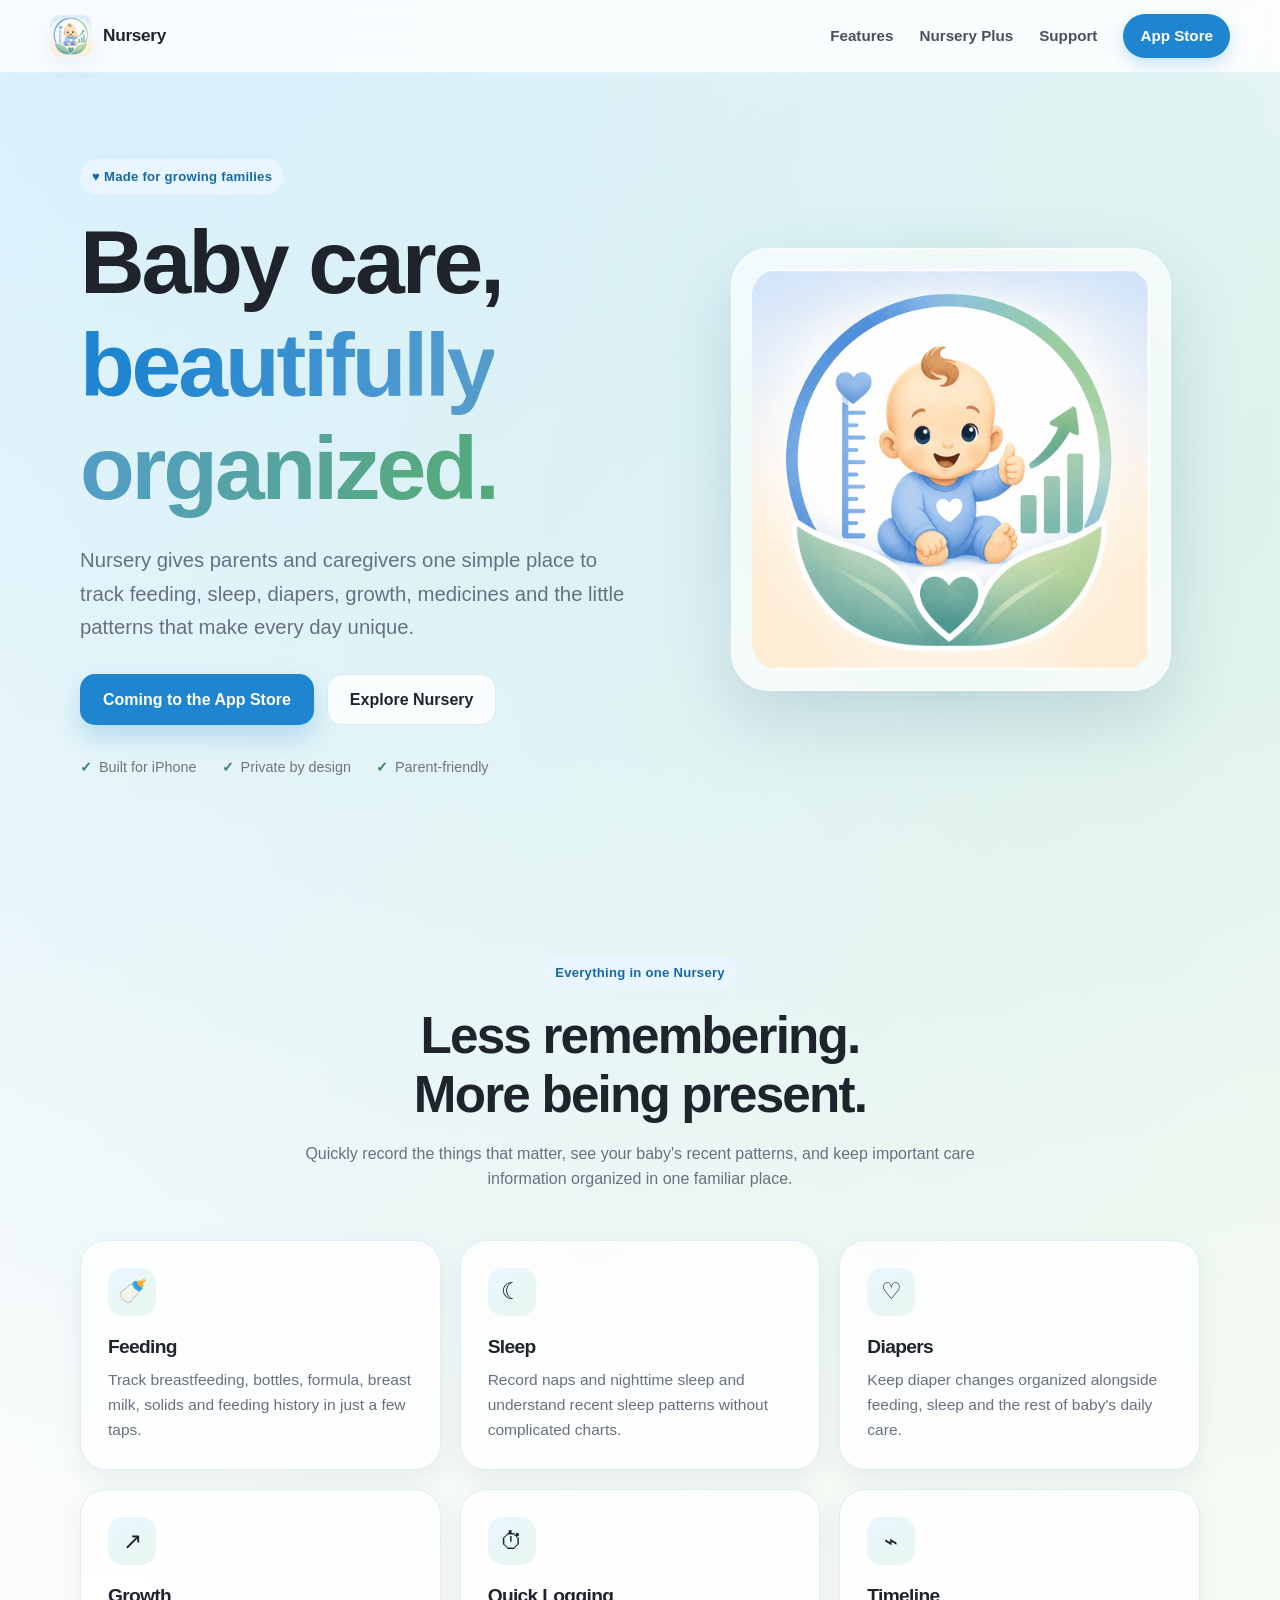
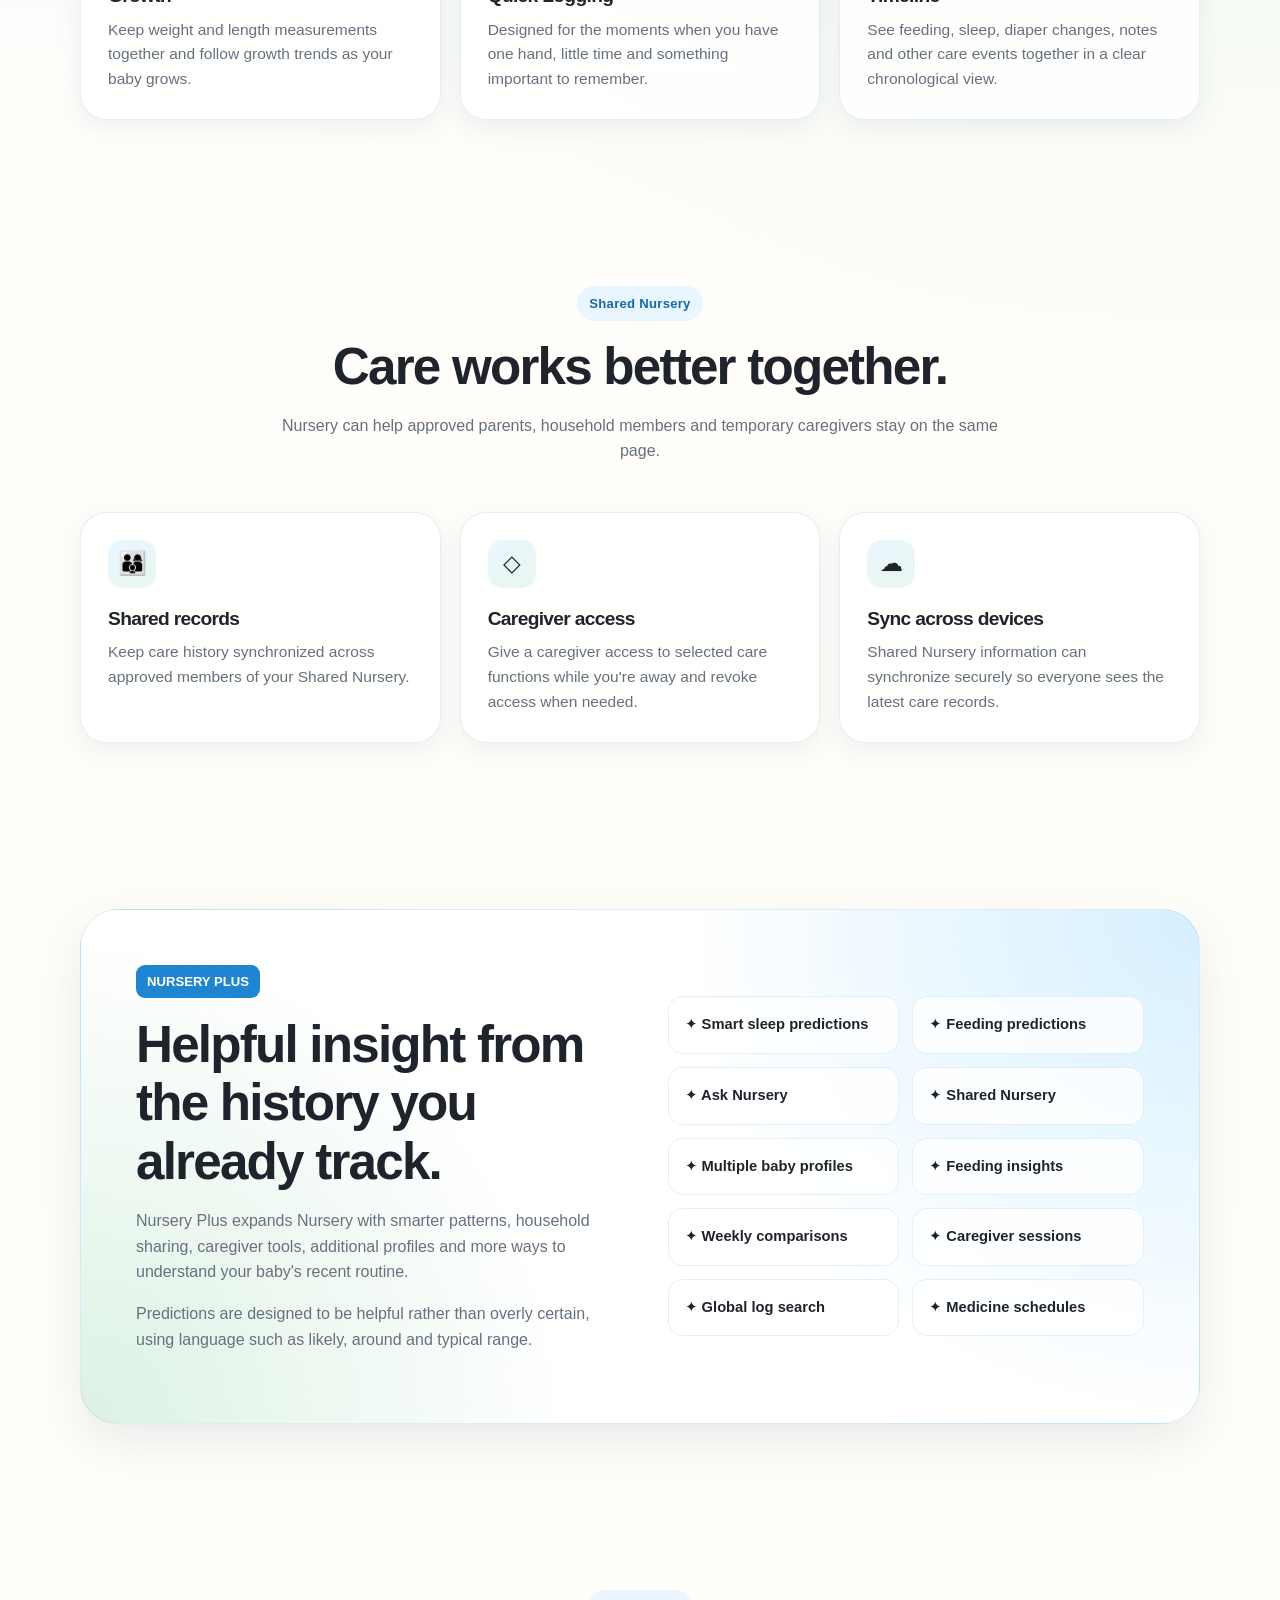
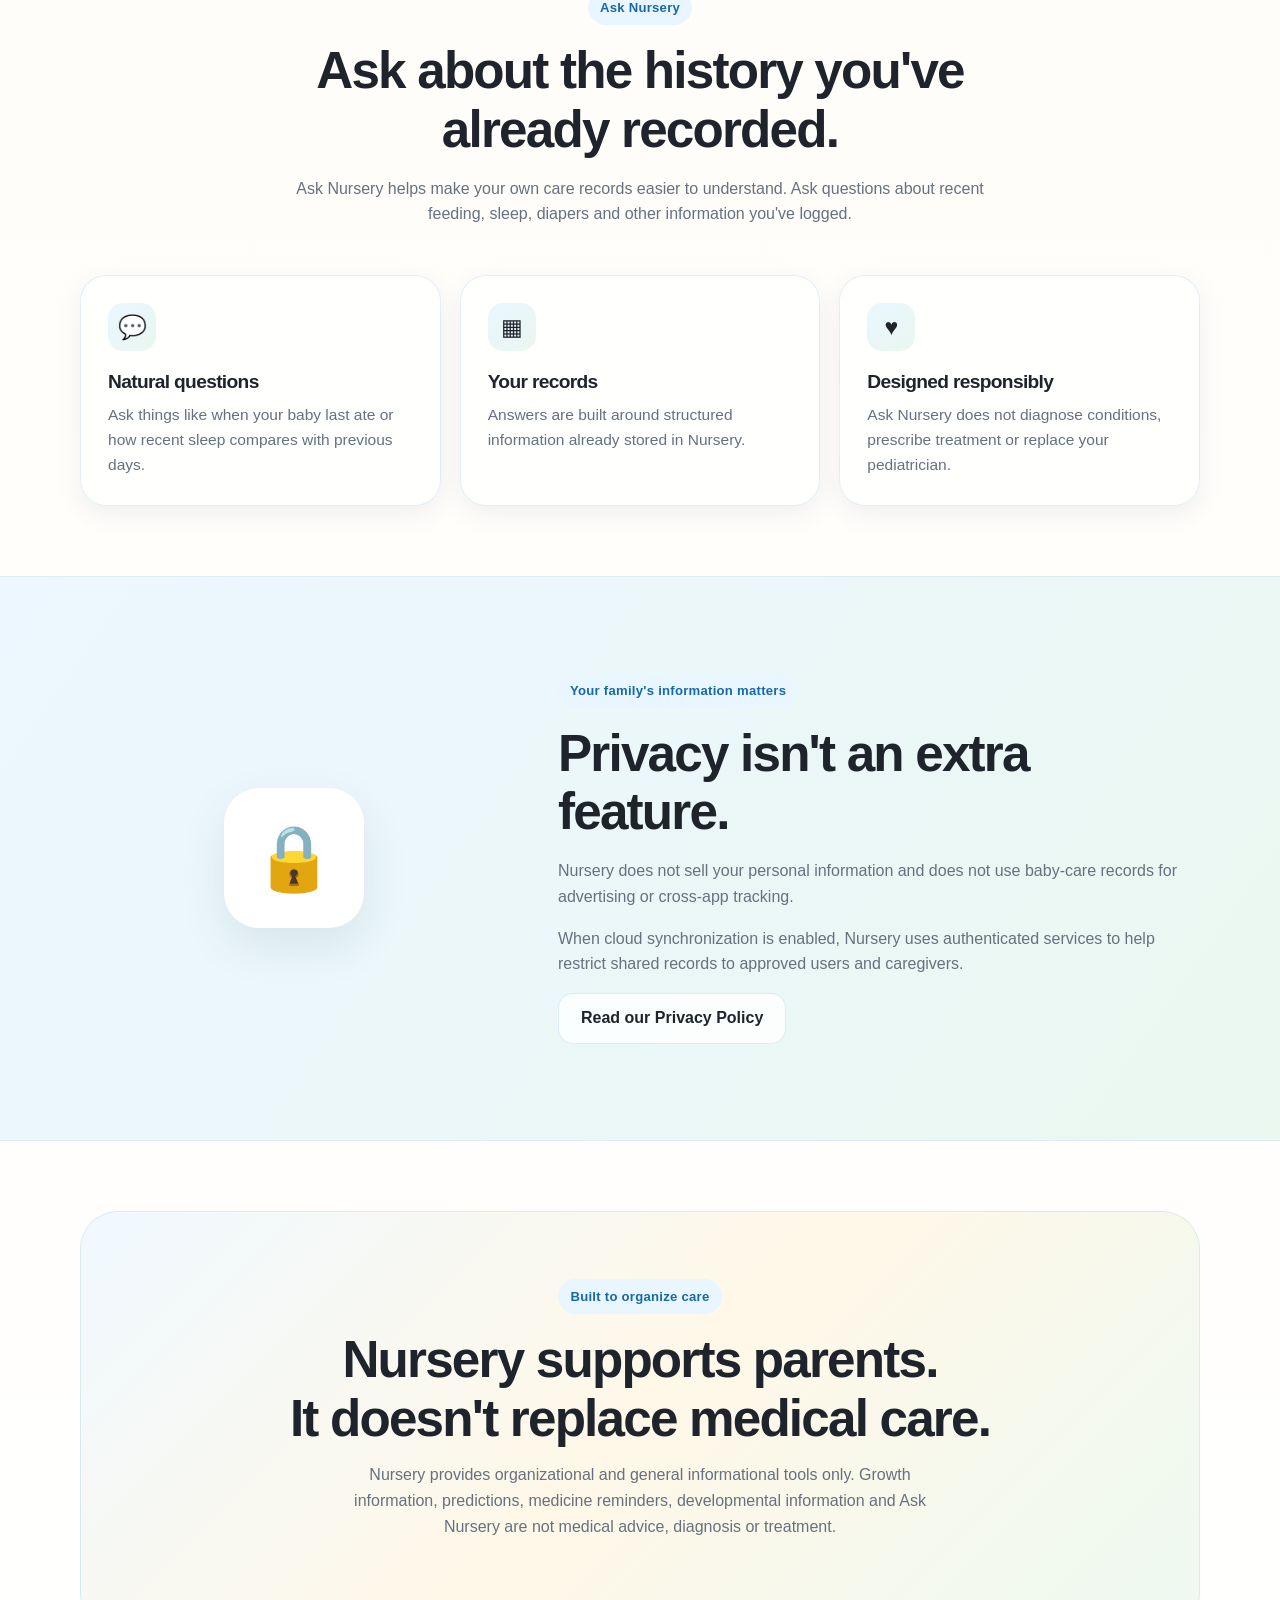
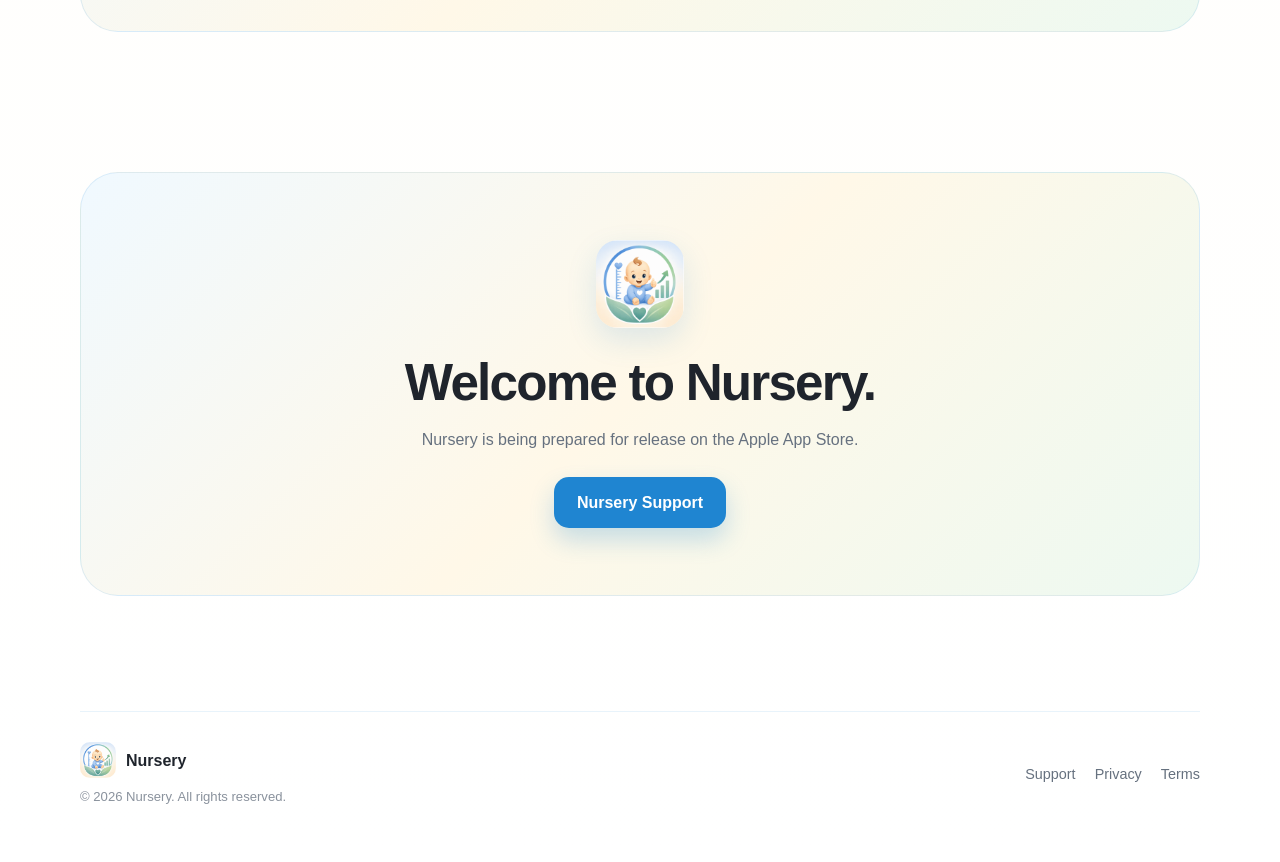
<file: index.html>
<!DOCTYPE html>
<html lang="en">
<head>
  <meta charset="UTF-8">
  <meta name="viewport" content="width=device-width, initial-scale=1.0">
  <meta name="description" content="Nursery is a simple, thoughtful baby tracker for feeding, sleep, diapers, growth, medicines, shared caregiving and more.">
  <meta name="theme-color" content="#ffffff">
  <title>Nursery — Baby Care, Together</title>
  <link rel="icon" href="nursery-icon.png">
  <link rel="apple-touch-icon" href="nursery-icon.png">
  <link rel="stylesheet" href="styles.css">
</head>
<body>
<div class="nav-wrap"><nav class="nav">
  <a class="brand" href="index.html"><img src="nursery-icon.png" alt="Nursery app icon"><span class="brand-name">Nursery</span></a>
  <div class="nav-links"><a href="#features">Features</a><a href="#plus">Nursery Plus</a><a href="support.html">Support</a><a class="nav-button" href="#download">App Store</a></div>
</nav></div>

<main>
<section class="hero"><div class="container hero-grid">
  <div class="hero-copy">
    <div class="eyebrow">♥ Made for growing families</div>
    <h1>Baby care, <span>beautifully organized.</span></h1>
    <p class="hero-text">Nursery gives parents and caregivers one simple place to track feeding, sleep, diapers, growth, medicines and the little patterns that make every day unique.</p>
    <div class="hero-actions"><a class="button button-primary" href="#download">Coming to the App Store</a><a class="button button-secondary" href="#features">Explore Nursery</a></div>
    <div class="trust-row"><div class="trust-item"><span class="trust-check">✓</span>Built for iPhone</div><div class="trust-item"><span class="trust-check">✓</span>Private by design</div><div class="trust-item"><span class="trust-check">✓</span>Parent-friendly</div></div>
  </div>
  <div class="hero-art"><div class="hero-icon-card"><img src="nursery-icon.png" alt="Nursery baby growth app icon"></div></div>
</div></section>

<section class="section" id="features"><div class="container">
  <div class="section-title"><div class="eyebrow">Everything in one Nursery</div><h2>Less remembering.<br>More being present.</h2><p>Quickly record the things that matter, see your baby's recent patterns, and keep important care information organized in one familiar place.</p></div>
  <div class="feature-grid">
    <article class="feature-card"><div class="feature-icon">🍼</div><h3>Feeding</h3><p>Track breastfeeding, bottles, formula, breast milk, solids and feeding history in just a few taps.</p></article>
    <article class="feature-card"><div class="feature-icon">☾</div><h3>Sleep</h3><p>Record naps and nighttime sleep and understand recent sleep patterns without complicated charts.</p></article>
    <article class="feature-card"><div class="feature-icon">♡</div><h3>Diapers</h3><p>Keep diaper changes organized alongside feeding, sleep and the rest of baby's daily care.</p></article>
    <article class="feature-card"><div class="feature-icon">↗</div><h3>Growth</h3><p>Keep weight and length measurements together and follow growth trends as your baby grows.</p></article>
    <article class="feature-card"><div class="feature-icon">⏱</div><h3>Quick Logging</h3><p>Designed for the moments when you have one hand, little time and something important to remember.</p></article>
    <article class="feature-card"><div class="feature-icon">⌁</div><h3>Timeline</h3><p>See feeding, sleep, diaper changes, notes and other care events together in a clear chronological view.</p></article>
  </div>
</div></section>

<section class="section-small"><div class="container">
  <div class="section-title"><div class="eyebrow">Shared Nursery</div><h2>Care works better together.</h2><p>Nursery can help approved parents, household members and temporary caregivers stay on the same page.</p></div>
  <div class="feature-grid">
    <article class="feature-card"><div class="feature-icon">👨‍👩‍👦</div><h3>Shared records</h3><p>Keep care history synchronized across approved members of your Shared Nursery.</p></article>
    <article class="feature-card"><div class="feature-icon">◇</div><h3>Caregiver access</h3><p>Give a caregiver access to selected care functions while you're away and revoke access when needed.</p></article>
    <article class="feature-card"><div class="feature-icon">☁</div><h3>Sync across devices</h3><p>Shared Nursery information can synchronize securely so everyone sees the latest care records.</p></article>
  </div>
</div></section>

<section class="section" id="plus"><div class="container"><div class="plus-panel"><div class="plus-grid">
  <div><span class="plus-badge">NURSERY PLUS</span><h2 style="margin-top:18px;">Helpful insight from the history you already track.</h2><p>Nursery Plus expands Nursery with smarter patterns, household sharing, caregiver tools, additional profiles and more ways to understand your baby's recent routine.</p><p>Predictions are designed to be helpful rather than overly certain, using language such as likely, around and typical range.</p></div>
  <div class="plus-list">
    <div class="plus-item">✦ Smart sleep predictions</div><div class="plus-item">✦ Feeding predictions</div><div class="plus-item">✦ Ask Nursery</div><div class="plus-item">✦ Shared Nursery</div><div class="plus-item">✦ Multiple baby profiles</div><div class="plus-item">✦ Feeding insights</div><div class="plus-item">✦ Weekly comparisons</div><div class="plus-item">✦ Caregiver sessions</div><div class="plus-item">✦ Global log search</div><div class="plus-item">✦ Medicine schedules</div>
  </div>
</div></div></div></section>

<section class="section-small"><div class="container">
  <div class="section-title"><div class="eyebrow">Ask Nursery</div><h2>Ask about the history you've already recorded.</h2><p>Ask Nursery helps make your own care records easier to understand. Ask questions about recent feeding, sleep, diapers and other information you've logged.</p></div>
  <div class="feature-grid">
    <article class="feature-card"><div class="feature-icon">💬</div><h3>Natural questions</h3><p>Ask things like when your baby last ate or how recent sleep compares with previous days.</p></article>
    <article class="feature-card"><div class="feature-icon">▦</div><h3>Your records</h3><p>Answers are built around structured information already stored in Nursery.</p></article>
    <article class="feature-card"><div class="feature-icon">♥</div><h3>Designed responsibly</h3><p>Ask Nursery does not diagnose conditions, prescribe treatment or replace your pediatrician.</p></article>
  </div>
</div></section>

<section class="section privacy-strip"><div class="container privacy-grid">
  <div class="privacy-symbol">🔒</div>
  <div><div class="eyebrow">Your family's information matters</div><h2>Privacy isn't an extra feature.</h2><p>Nursery does not sell your personal information and does not use baby-care records for advertising or cross-app tracking.</p><p>When cloud synchronization is enabled, Nursery uses authenticated services to help restrict shared records to approved users and caregivers.</p><a class="button button-secondary" href="privacy.html">Read our Privacy Policy</a></div>
</div></section>

<section class="section-small"><div class="container"><div class="cta">
  <div class="eyebrow">Built to organize care</div><h2>Nursery supports parents.<br>It doesn't replace medical care.</h2><p>Nursery provides organizational and general informational tools only. Growth information, predictions, medicine reminders, developmental information and Ask Nursery are not medical advice, diagnosis or treatment.</p>
</div></div></section>

<section class="section-small" id="download"><div class="container"><div class="cta">
  <img src="nursery-icon.png" alt="" style="width:88px;height:88px;border-radius:22px;box-shadow:0 12px 30px rgba(31,133,209,.15);margin-bottom:18px;">
  <h2>Welcome to Nursery.</h2><p>Nursery is being prepared for release on the Apple App Store.</p>
  <a class="button button-primary" href="support.html">Nursery Support</a>
</div></div></section>
</main>

<footer><div class="footer-inner">
  <div><a class="footer-brand" href="index.html"><img src="nursery-icon.png" alt="">Nursery</a><div class="copyright">© 2026 Nursery. All rights reserved.</div></div>
  <div class="footer-links"><a href="support.html">Support</a><a href="privacy.html">Privacy</a><a href="terms.html">Terms</a></div>
</div></footer>
</body>
</html>
</file>
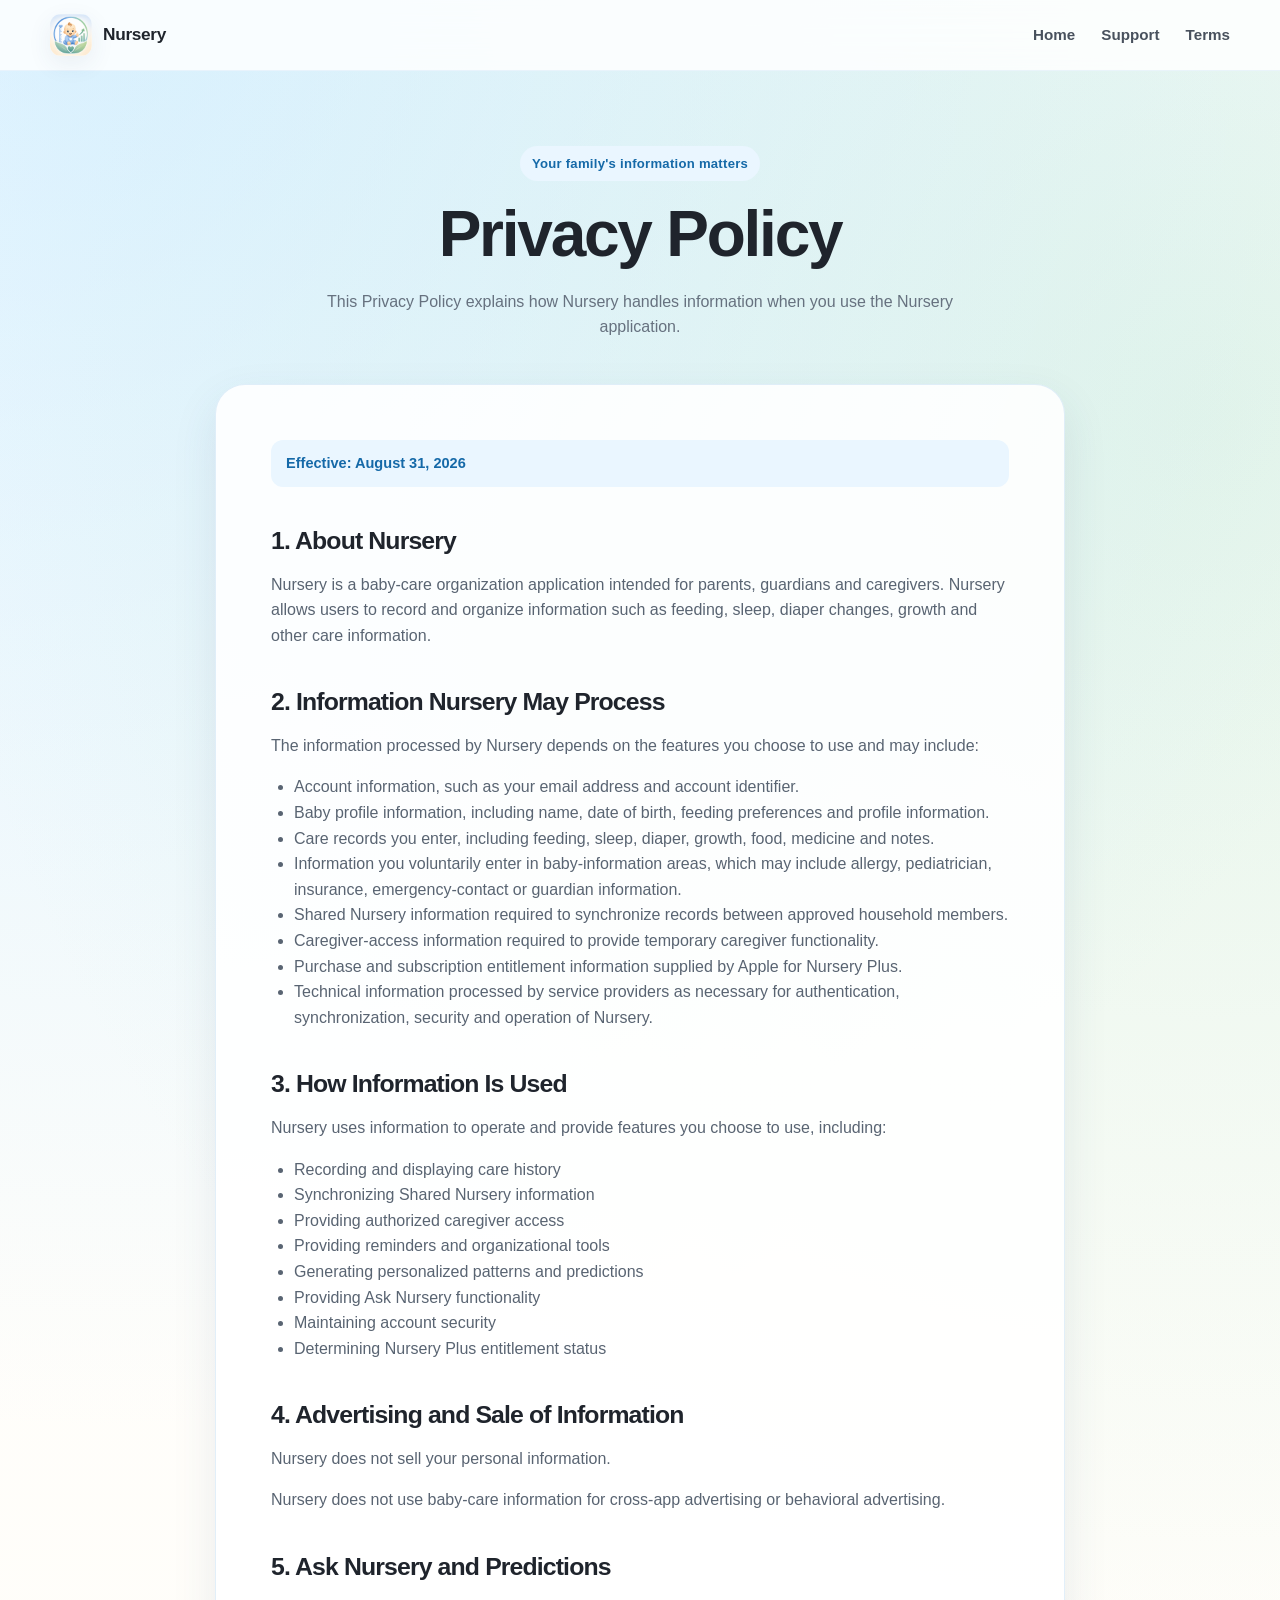
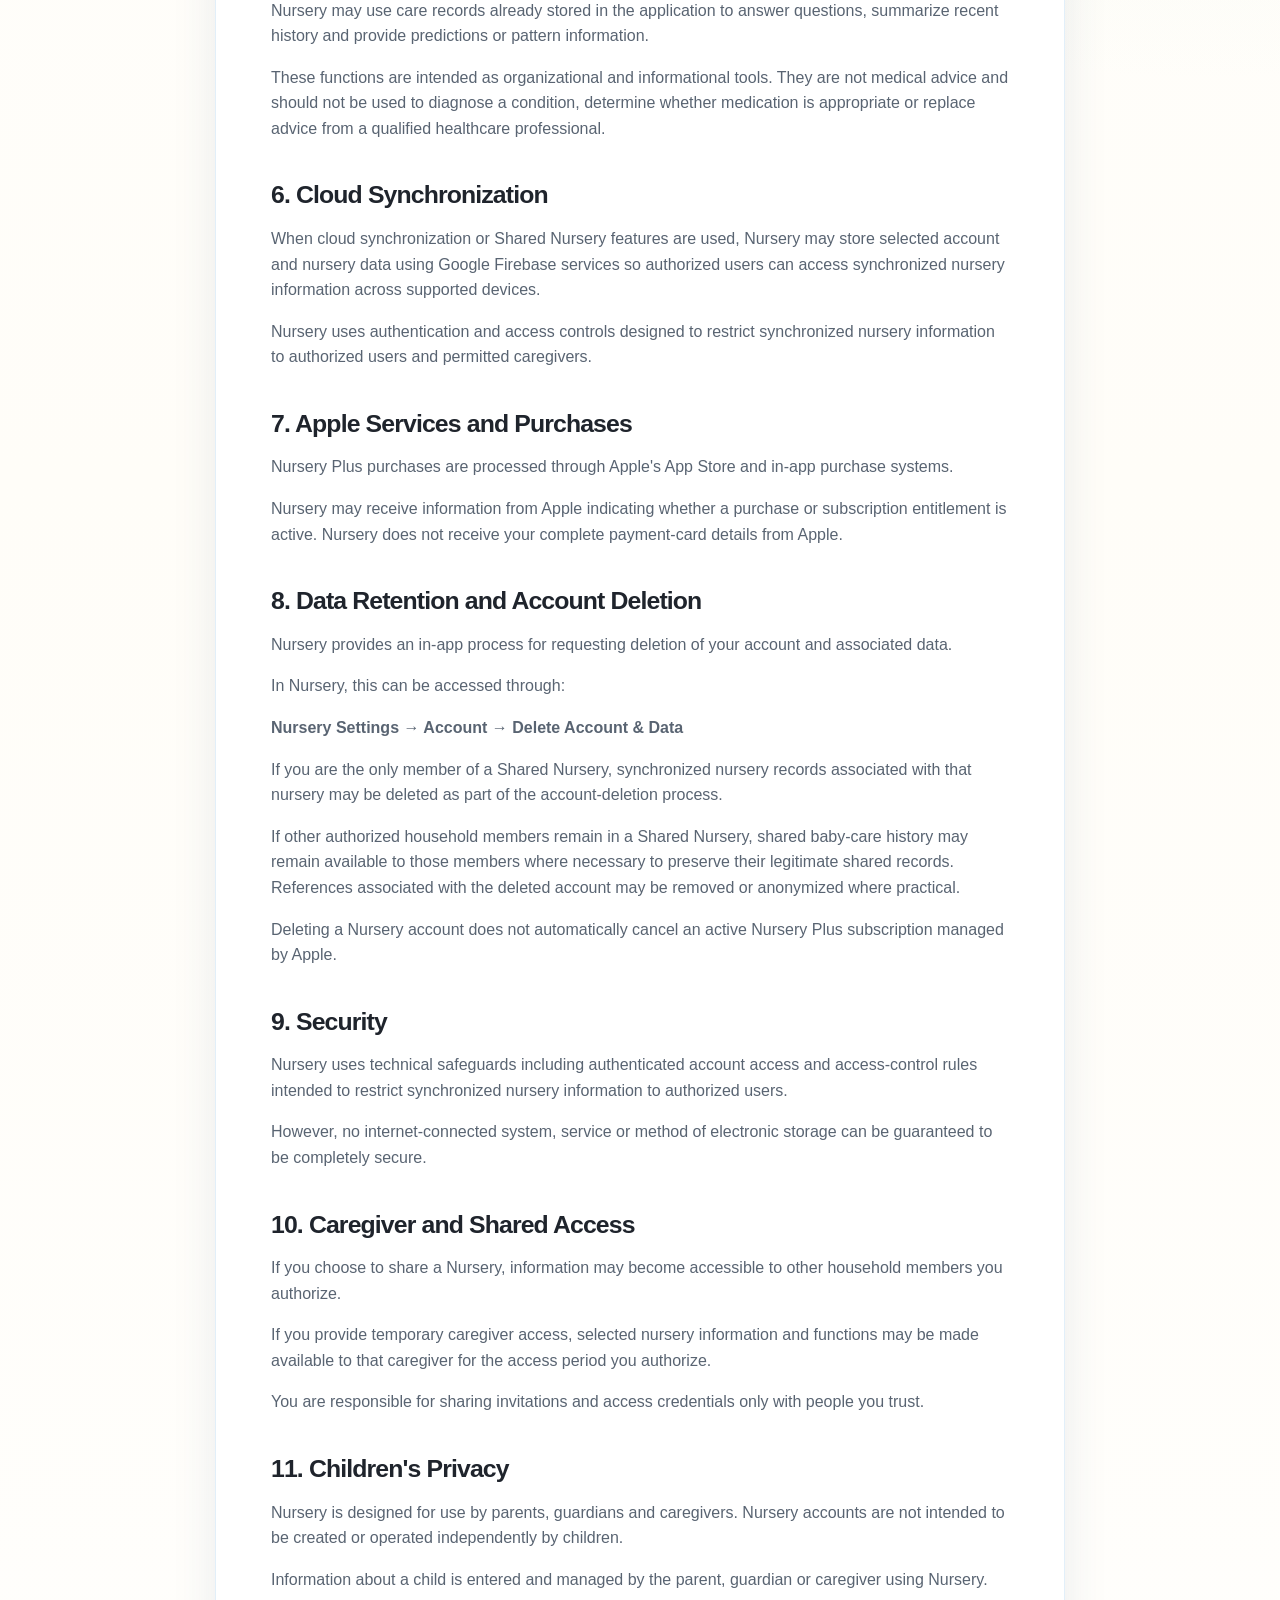
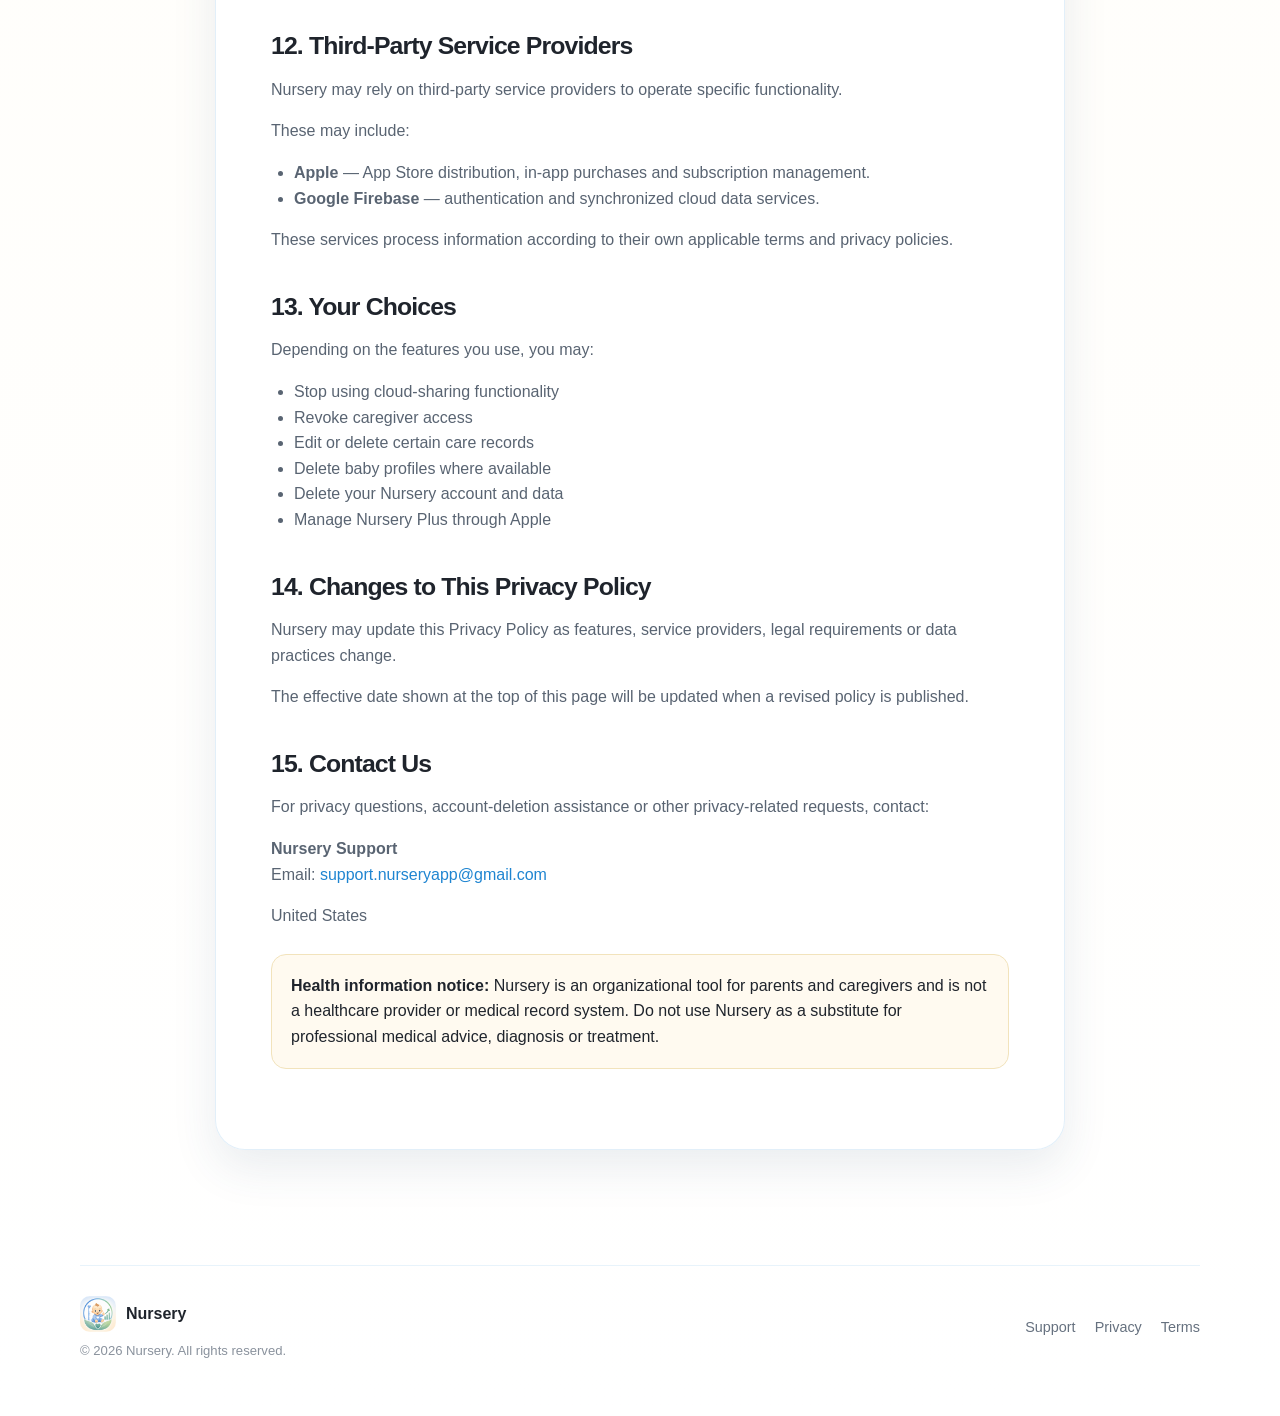
<file: privacy.html>
<!DOCTYPE html>
<html lang="en">
<head>
  <meta charset="UTF-8"><meta name="viewport" content="width=device-width, initial-scale=1.0">
  <meta name="description" content="Privacy Policy for the Nursery baby tracking application.">
  <title>Nursery Privacy Policy</title><link rel="icon" href="nursery-icon.png"><link rel="stylesheet" href="styles.css">
</head>
<body>
<div class="nav-wrap"><nav class="nav"><a class="brand" href="index.html"><img src="nursery-icon.png" alt="Nursery"><span class="brand-name">Nursery</span></a><div class="nav-links"><a href="index.html">Home</a><a href="support.html">Support</a><a href="terms.html">Terms</a></div></nav></div>
<main>
<section class="page-hero"><div class="container"><div class="eyebrow">Your family's information matters</div><h1>Privacy Policy</h1><p>This Privacy Policy explains how Nursery handles information when you use the Nursery application.</p></div></section>
<div class="container"><div class="legal-card">
<div class="updated">Effective: August 31, 2026</div>
<h2>1. About Nursery</h2><p>Nursery is a baby-care organization application intended for parents, guardians and caregivers. Nursery allows users to record and organize information such as feeding, sleep, diaper changes, growth and other care information.</p>
<h2>2. Information Nursery May Process</h2><p>The information processed by Nursery depends on the features you choose to use and may include:</p>
<ul>
<li>Account information, such as your email address and account identifier.</li>
<li>Baby profile information, including name, date of birth, feeding preferences and profile information.</li>
<li>Care records you enter, including feeding, sleep, diaper, growth, food, medicine and notes.</li>
<li>Information you voluntarily enter in baby-information areas, which may include allergy, pediatrician, insurance, emergency-contact or guardian information.</li>
<li>Shared Nursery information required to synchronize records between approved household members.</li>
<li>Caregiver-access information required to provide temporary caregiver functionality.</li>
<li>Purchase and subscription entitlement information supplied by Apple for Nursery Plus.</li>
<li>Technical information processed by service providers as necessary for authentication, synchronization, security and operation of Nursery.</li>
</ul>
<h2>3. How Information Is Used</h2><p>Nursery uses information to operate and provide features you choose to use, including:</p>
<ul><li>Recording and displaying care history</li><li>Synchronizing Shared Nursery information</li><li>Providing authorized caregiver access</li><li>Providing reminders and organizational tools</li><li>Generating personalized patterns and predictions</li><li>Providing Ask Nursery functionality</li><li>Maintaining account security</li><li>Determining Nursery Plus entitlement status</li></ul>
<h2>4. Advertising and Sale of Information</h2><p>Nursery does not sell your personal information.</p><p>Nursery does not use baby-care information for cross-app advertising or behavioral advertising.</p>
<h2>5. Ask Nursery and Predictions</h2><p>Nursery may use care records already stored in the application to answer questions, summarize recent history and provide predictions or pattern information.</p><p>These functions are intended as organizational and informational tools. They are not medical advice and should not be used to diagnose a condition, determine whether medication is appropriate or replace advice from a qualified healthcare professional.</p>
<h2>6. Cloud Synchronization</h2><p>When cloud synchronization or Shared Nursery features are used, Nursery may store selected account and nursery data using Google Firebase services so authorized users can access synchronized nursery information across supported devices.</p><p>Nursery uses authentication and access controls designed to restrict synchronized nursery information to authorized users and permitted caregivers.</p>
<h2>7. Apple Services and Purchases</h2><p>Nursery Plus purchases are processed through Apple's App Store and in-app purchase systems.</p><p>Nursery may receive information from Apple indicating whether a purchase or subscription entitlement is active. Nursery does not receive your complete payment-card details from Apple.</p>
<h2>8. Data Retention and Account Deletion</h2><p>Nursery provides an in-app process for requesting deletion of your account and associated data.</p><p>In Nursery, this can be accessed through:</p><p><strong>Nursery Settings → Account → Delete Account & Data</strong></p><p>If you are the only member of a Shared Nursery, synchronized nursery records associated with that nursery may be deleted as part of the account-deletion process.</p><p>If other authorized household members remain in a Shared Nursery, shared baby-care history may remain available to those members where necessary to preserve their legitimate shared records. References associated with the deleted account may be removed or anonymized where practical.</p><p>Deleting a Nursery account does not automatically cancel an active Nursery Plus subscription managed by Apple.</p>
<h2>9. Security</h2><p>Nursery uses technical safeguards including authenticated account access and access-control rules intended to restrict synchronized nursery information to authorized users.</p><p>However, no internet-connected system, service or method of electronic storage can be guaranteed to be completely secure.</p>
<h2>10. Caregiver and Shared Access</h2><p>If you choose to share a Nursery, information may become accessible to other household members you authorize.</p><p>If you provide temporary caregiver access, selected nursery information and functions may be made available to that caregiver for the access period you authorize.</p><p>You are responsible for sharing invitations and access credentials only with people you trust.</p>
<h2>11. Children's Privacy</h2><p>Nursery is designed for use by parents, guardians and caregivers. Nursery accounts are not intended to be created or operated independently by children.</p><p>Information about a child is entered and managed by the parent, guardian or caregiver using Nursery.</p>
<h2>12. Third-Party Service Providers</h2><p>Nursery may rely on third-party service providers to operate specific functionality.</p><p>These may include:</p>
<ul><li><strong>Apple</strong> — App Store distribution, in-app purchases and subscription management.</li><li><strong>Google Firebase</strong> — authentication and synchronized cloud data services.</li></ul>
<p>These services process information according to their own applicable terms and privacy policies.</p>
<h2>13. Your Choices</h2><p>Depending on the features you use, you may:</p>
<ul><li>Stop using cloud-sharing functionality</li><li>Revoke caregiver access</li><li>Edit or delete certain care records</li><li>Delete baby profiles where available</li><li>Delete your Nursery account and data</li><li>Manage Nursery Plus through Apple</li></ul>
<h2>14. Changes to This Privacy Policy</h2><p>Nursery may update this Privacy Policy as features, service providers, legal requirements or data practices change.</p><p>The effective date shown at the top of this page will be updated when a revised policy is published.</p>
<h2>15. Contact Us</h2><p>For privacy questions, account-deletion assistance or other privacy-related requests, contact:</p><p><strong>Nursery Support</strong><br>Email: <a href="mailto:support.nurseryapp@gmail.com">support.nurseryapp@gmail.com</a></p><p>United States</p>
<div class="notice"><strong>Health information notice:</strong> Nursery is an organizational tool for parents and caregivers and is not a healthcare provider or medical record system. Do not use Nursery as a substitute for professional medical advice, diagnosis or treatment.</div>
</div></div>
</main>
<footer><div class="footer-inner"><div><a class="footer-brand" href="index.html"><img src="nursery-icon.png" alt="">Nursery</a><div class="copyright">© 2026 Nursery. All rights reserved.</div></div><div class="footer-links"><a href="support.html">Support</a><a href="privacy.html">Privacy</a><a href="terms.html">Terms</a></div></div></footer>
</body></html>
</file>
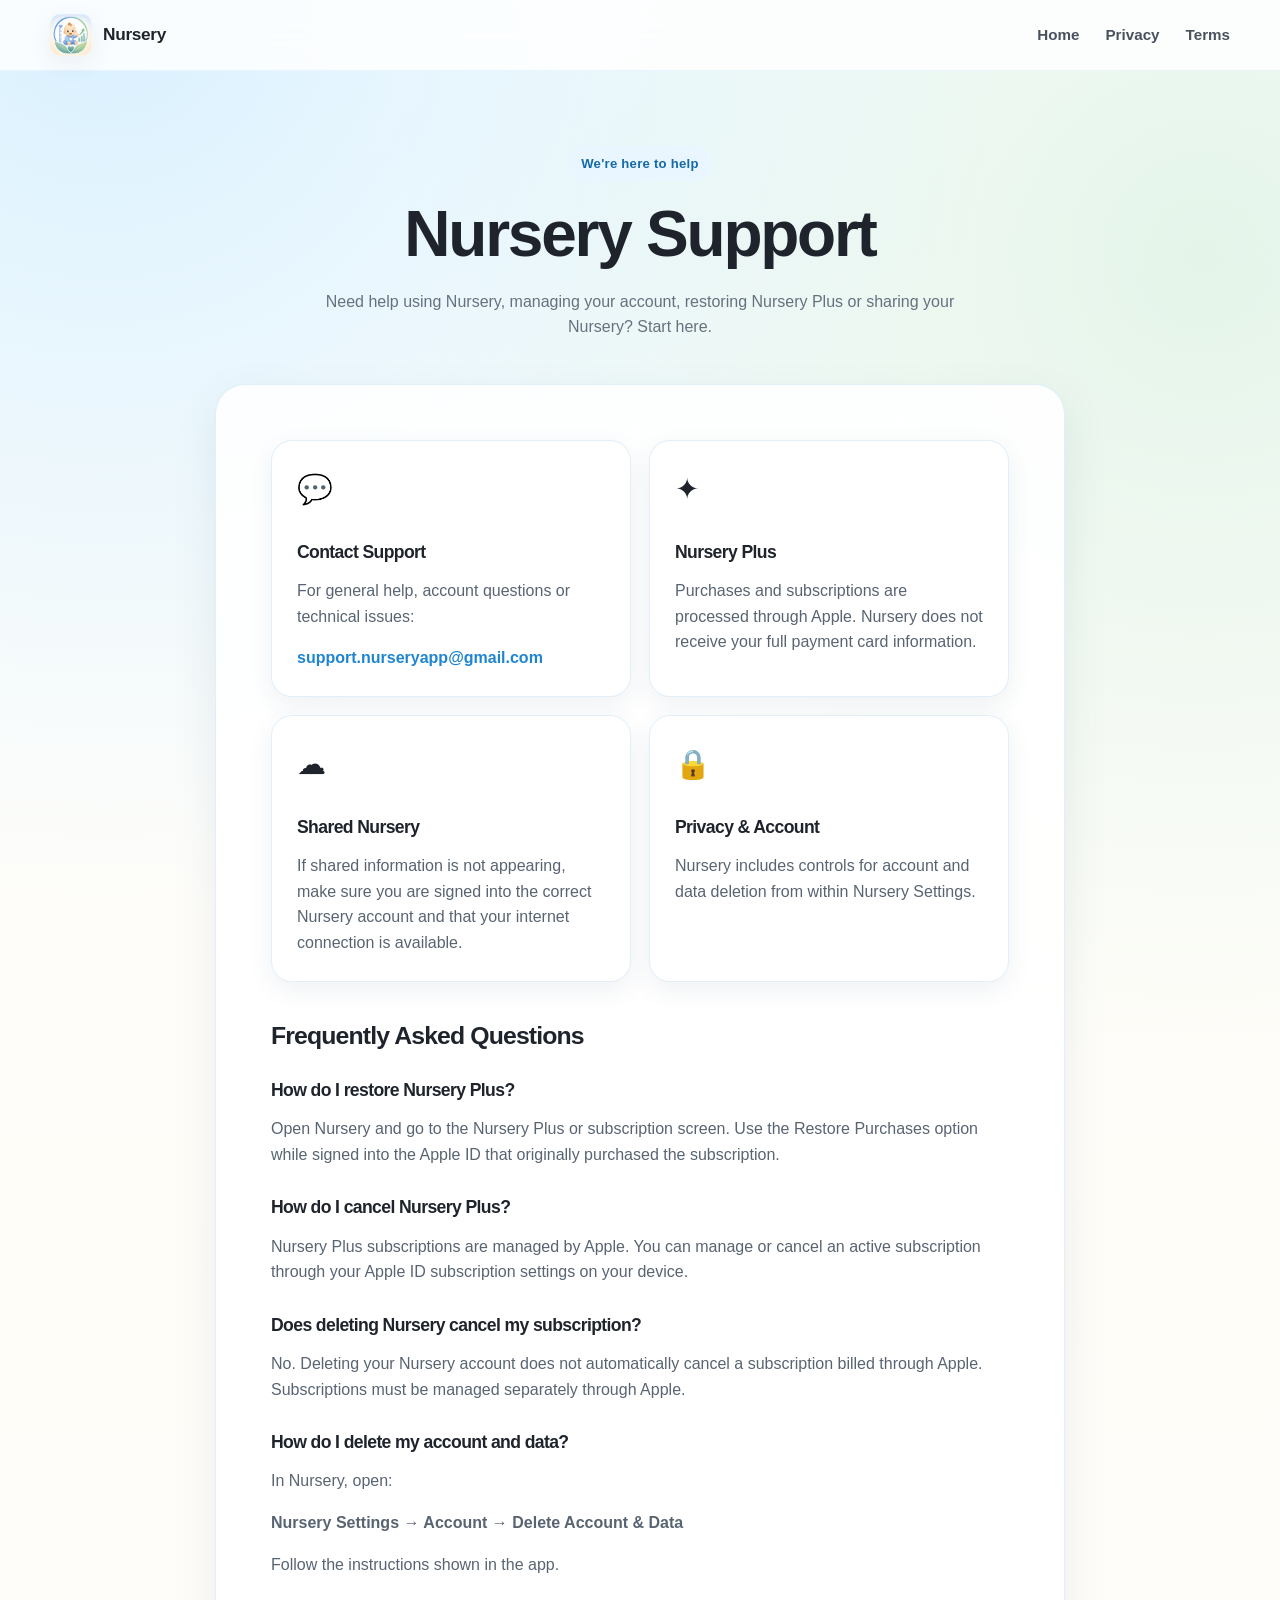
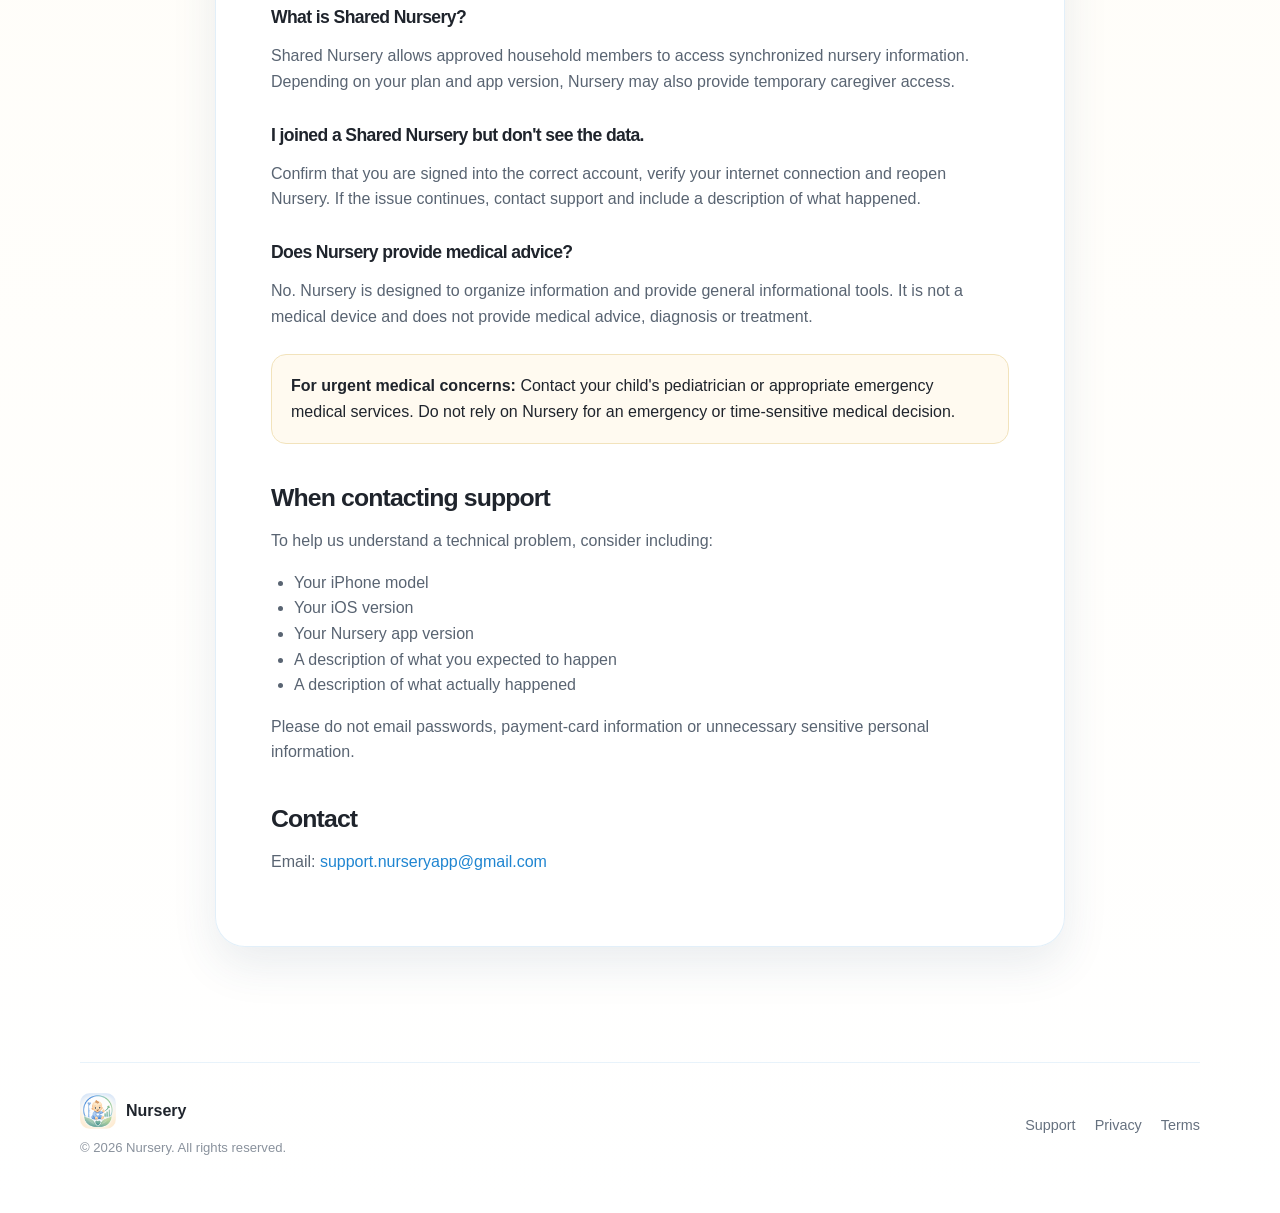
<file: support.html>
<!DOCTYPE html>
<html lang="en">
<head>
  <meta charset="UTF-8"><meta name="viewport" content="width=device-width, initial-scale=1.0">
  <meta name="description" content="Get help and support for the Nursery baby tracking app.">
  <title>Nursery Support</title><link rel="icon" href="nursery-icon.png"><link rel="stylesheet" href="styles.css">
</head>
<body>
<div class="nav-wrap"><nav class="nav"><a class="brand" href="index.html"><img src="nursery-icon.png" alt="Nursery"><span class="brand-name">Nursery</span></a><div class="nav-links"><a href="index.html">Home</a><a href="privacy.html">Privacy</a><a href="terms.html">Terms</a></div></nav></div>
<main>
<section class="page-hero"><div class="container"><div class="eyebrow">We're here to help</div><h1>Nursery Support</h1><p>Need help using Nursery, managing your account, restoring Nursery Plus or sharing your Nursery? Start here.</p></div></section>
<div class="container"><div class="legal-card">
<div class="support-grid">
  <div class="support-card"><div class="support-card-icon">💬</div><h3>Contact Support</h3><p>For general help, account questions or technical issues:</p><p><strong><a href="mailto:support.nurseryapp@gmail.com">support.nurseryapp@gmail.com</a></strong></p></div>
  <div class="support-card"><div class="support-card-icon">✦</div><h3>Nursery Plus</h3><p>Purchases and subscriptions are processed through Apple. Nursery does not receive your full payment card information.</p></div>
  <div class="support-card"><div class="support-card-icon">☁</div><h3>Shared Nursery</h3><p>If shared information is not appearing, make sure you are signed into the correct Nursery account and that your internet connection is available.</p></div>
  <div class="support-card"><div class="support-card-icon">🔒</div><h3>Privacy & Account</h3><p>Nursery includes controls for account and data deletion from within Nursery Settings.</p></div>
</div>

<h2>Frequently Asked Questions</h2>
<h3>How do I restore Nursery Plus?</h3><p>Open Nursery and go to the Nursery Plus or subscription screen. Use the Restore Purchases option while signed into the Apple ID that originally purchased the subscription.</p>
<h3>How do I cancel Nursery Plus?</h3><p>Nursery Plus subscriptions are managed by Apple. You can manage or cancel an active subscription through your Apple ID subscription settings on your device.</p>
<h3>Does deleting Nursery cancel my subscription?</h3><p>No. Deleting your Nursery account does not automatically cancel a subscription billed through Apple. Subscriptions must be managed separately through Apple.</p>
<h3>How do I delete my account and data?</h3><p>In Nursery, open:</p><p><strong>Nursery Settings → Account → Delete Account & Data</strong></p><p>Follow the instructions shown in the app.</p>
<h3>What is Shared Nursery?</h3><p>Shared Nursery allows approved household members to access synchronized nursery information. Depending on your plan and app version, Nursery may also provide temporary caregiver access.</p>
<h3>I joined a Shared Nursery but don't see the data.</h3><p>Confirm that you are signed into the correct account, verify your internet connection and reopen Nursery. If the issue continues, contact support and include a description of what happened.</p>
<h3>Does Nursery provide medical advice?</h3><p>No. Nursery is designed to organize information and provide general informational tools. It is not a medical device and does not provide medical advice, diagnosis or treatment.</p>
<div class="notice"><strong>For urgent medical concerns:</strong> Contact your child's pediatrician or appropriate emergency medical services. Do not rely on Nursery for an emergency or time-sensitive medical decision.</div>

<h2>When contacting support</h2><p>To help us understand a technical problem, consider including:</p>
<ul><li>Your iPhone model</li><li>Your iOS version</li><li>Your Nursery app version</li><li>A description of what you expected to happen</li><li>A description of what actually happened</li></ul>
<p>Please do not email passwords, payment-card information or unnecessary sensitive personal information.</p>

<h2>Contact</h2><p>Email: <a href="mailto:support.nurseryapp@gmail.com">support.nurseryapp@gmail.com</a></p>
</div></div>
</main>
<footer><div class="footer-inner"><div><a class="footer-brand" href="index.html"><img src="nursery-icon.png" alt="">Nursery</a><div class="copyright">© 2026 Nursery. All rights reserved.</div></div><div class="footer-links"><a href="support.html">Support</a><a href="privacy.html">Privacy</a><a href="terms.html">Terms</a></div></div></footer>
</body></html>
</file>
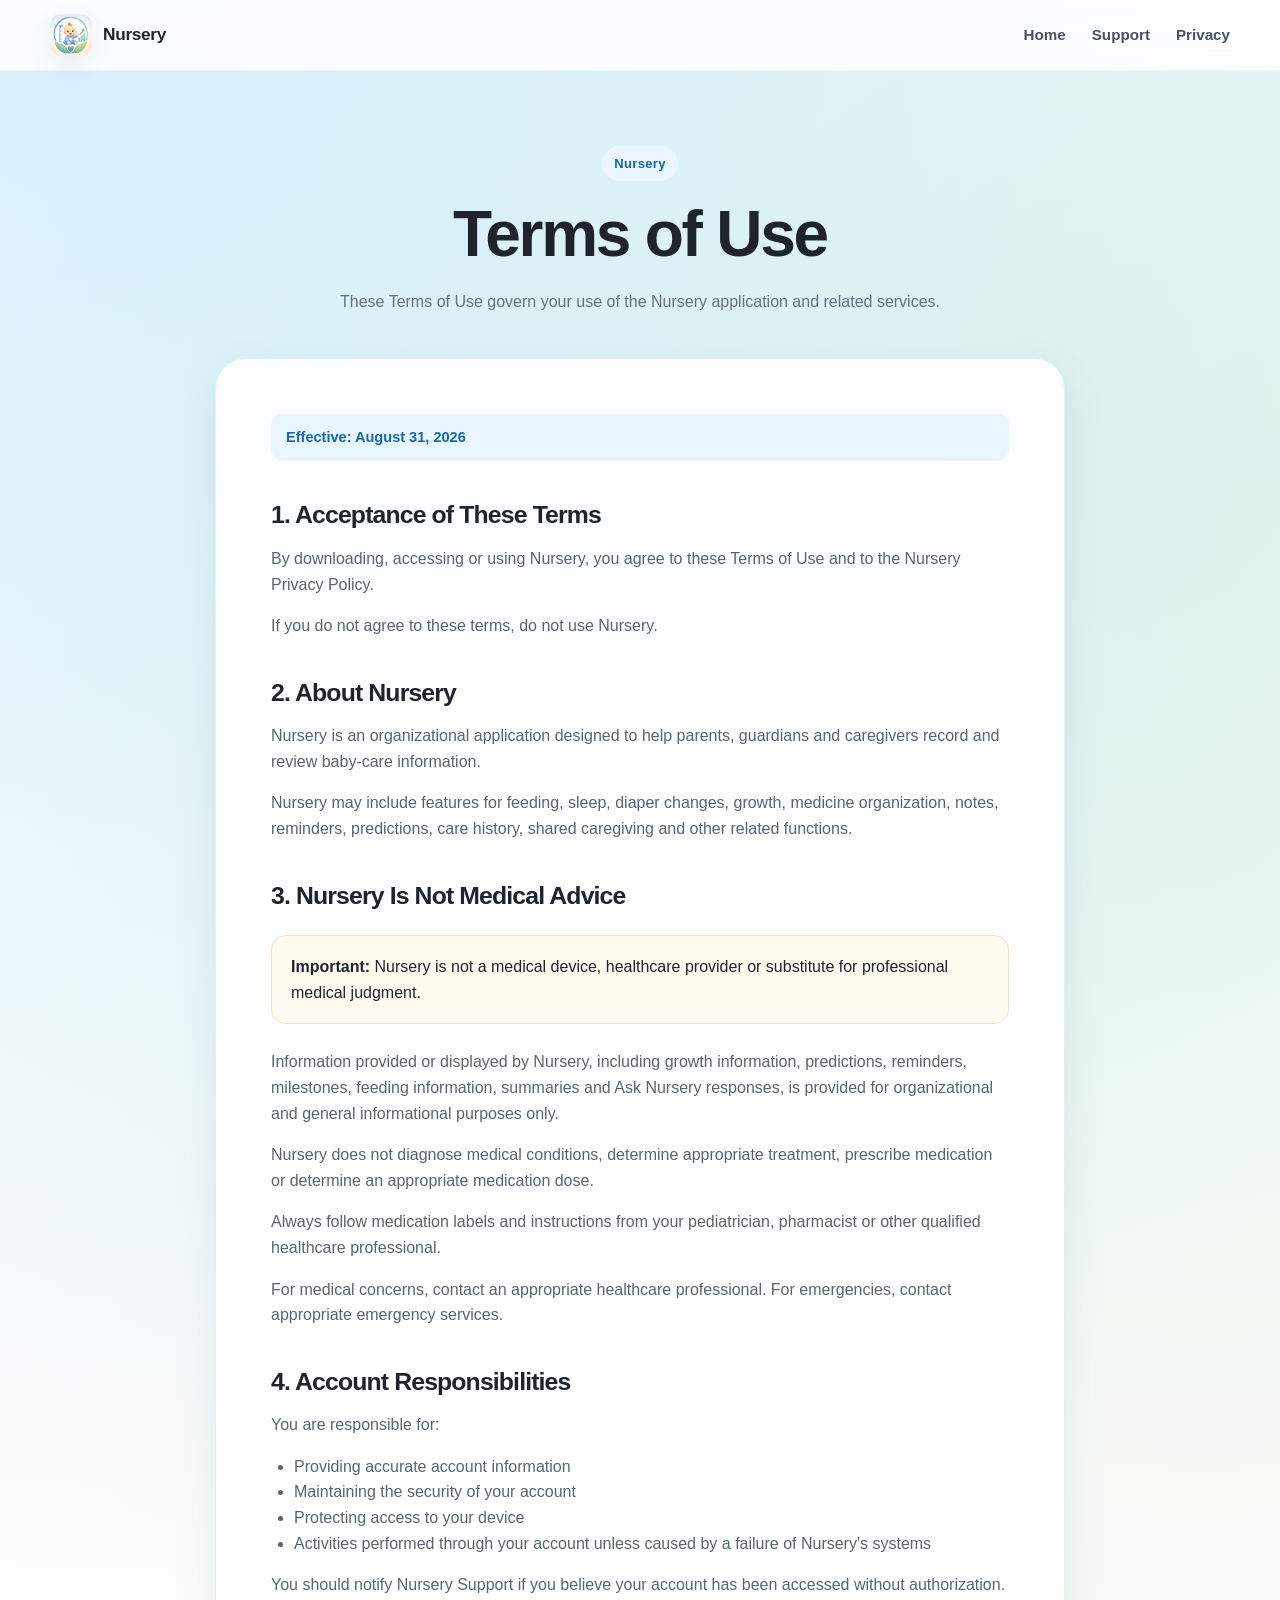
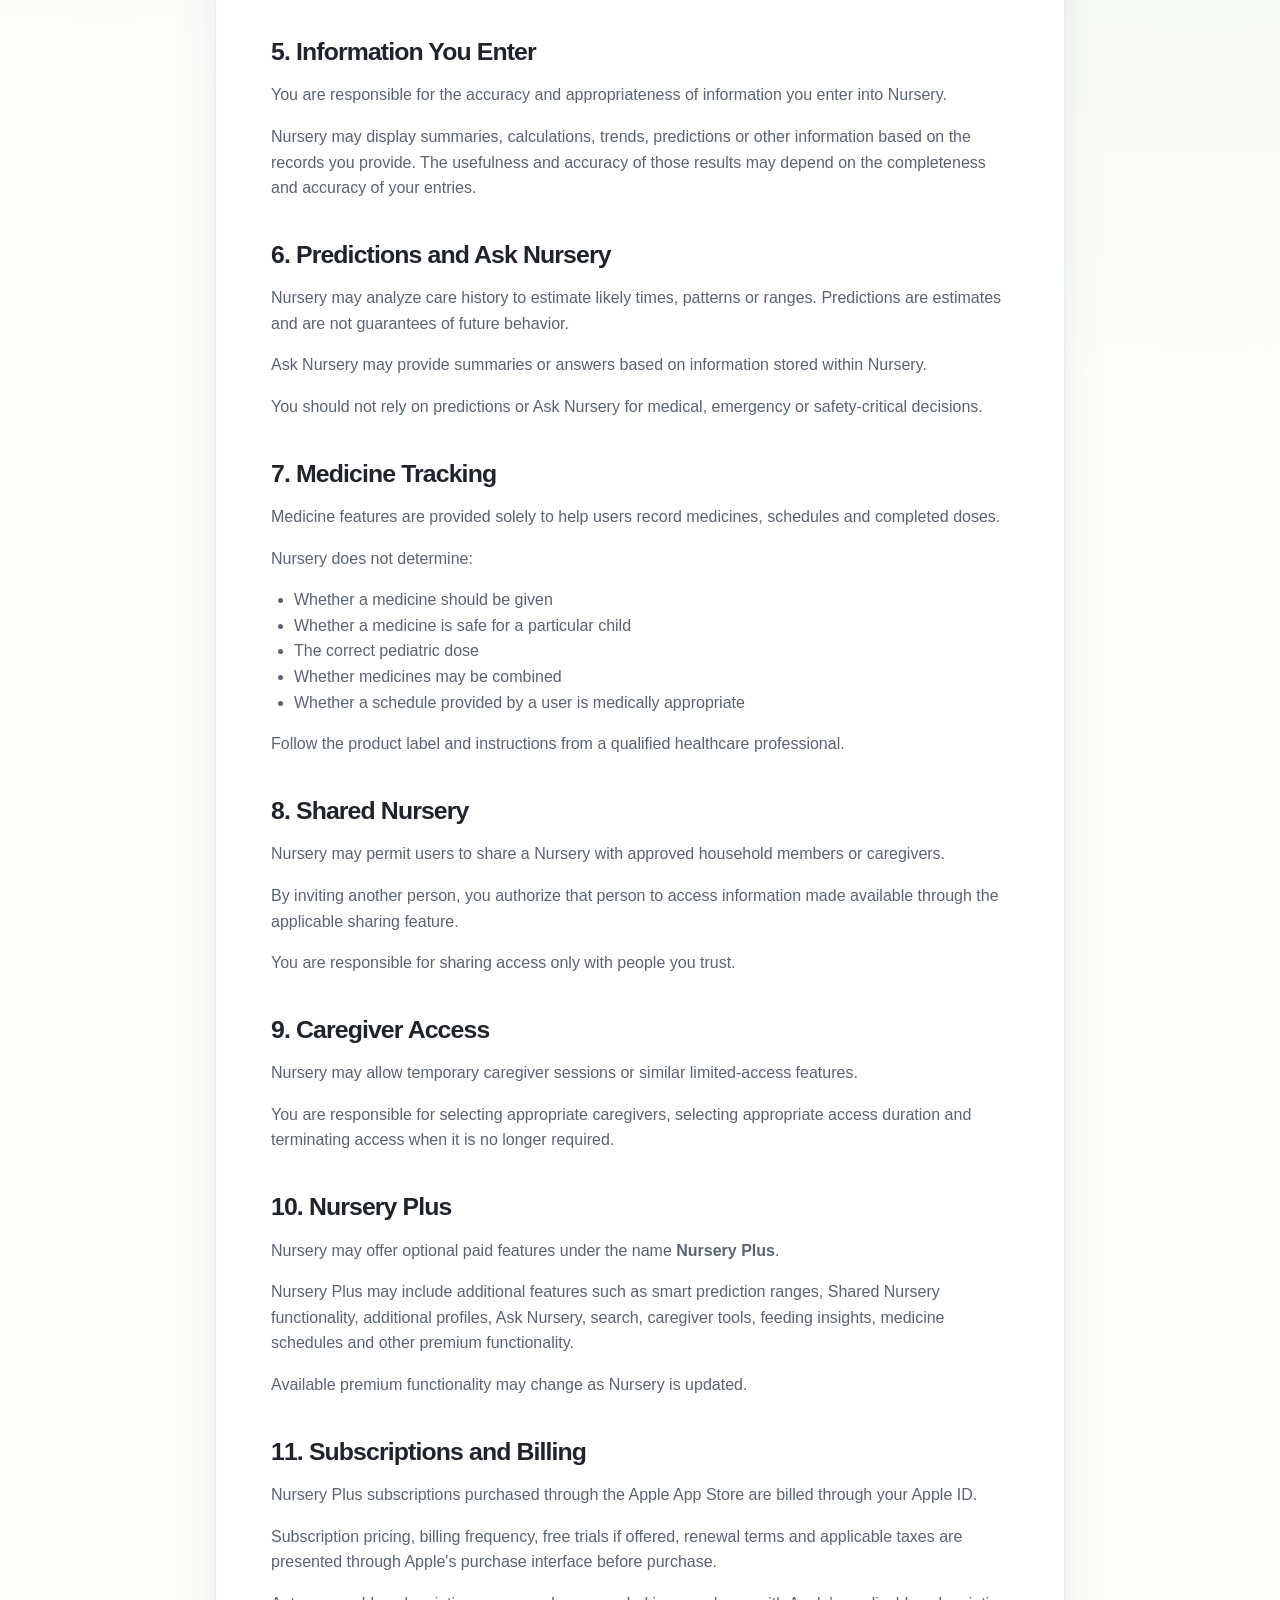
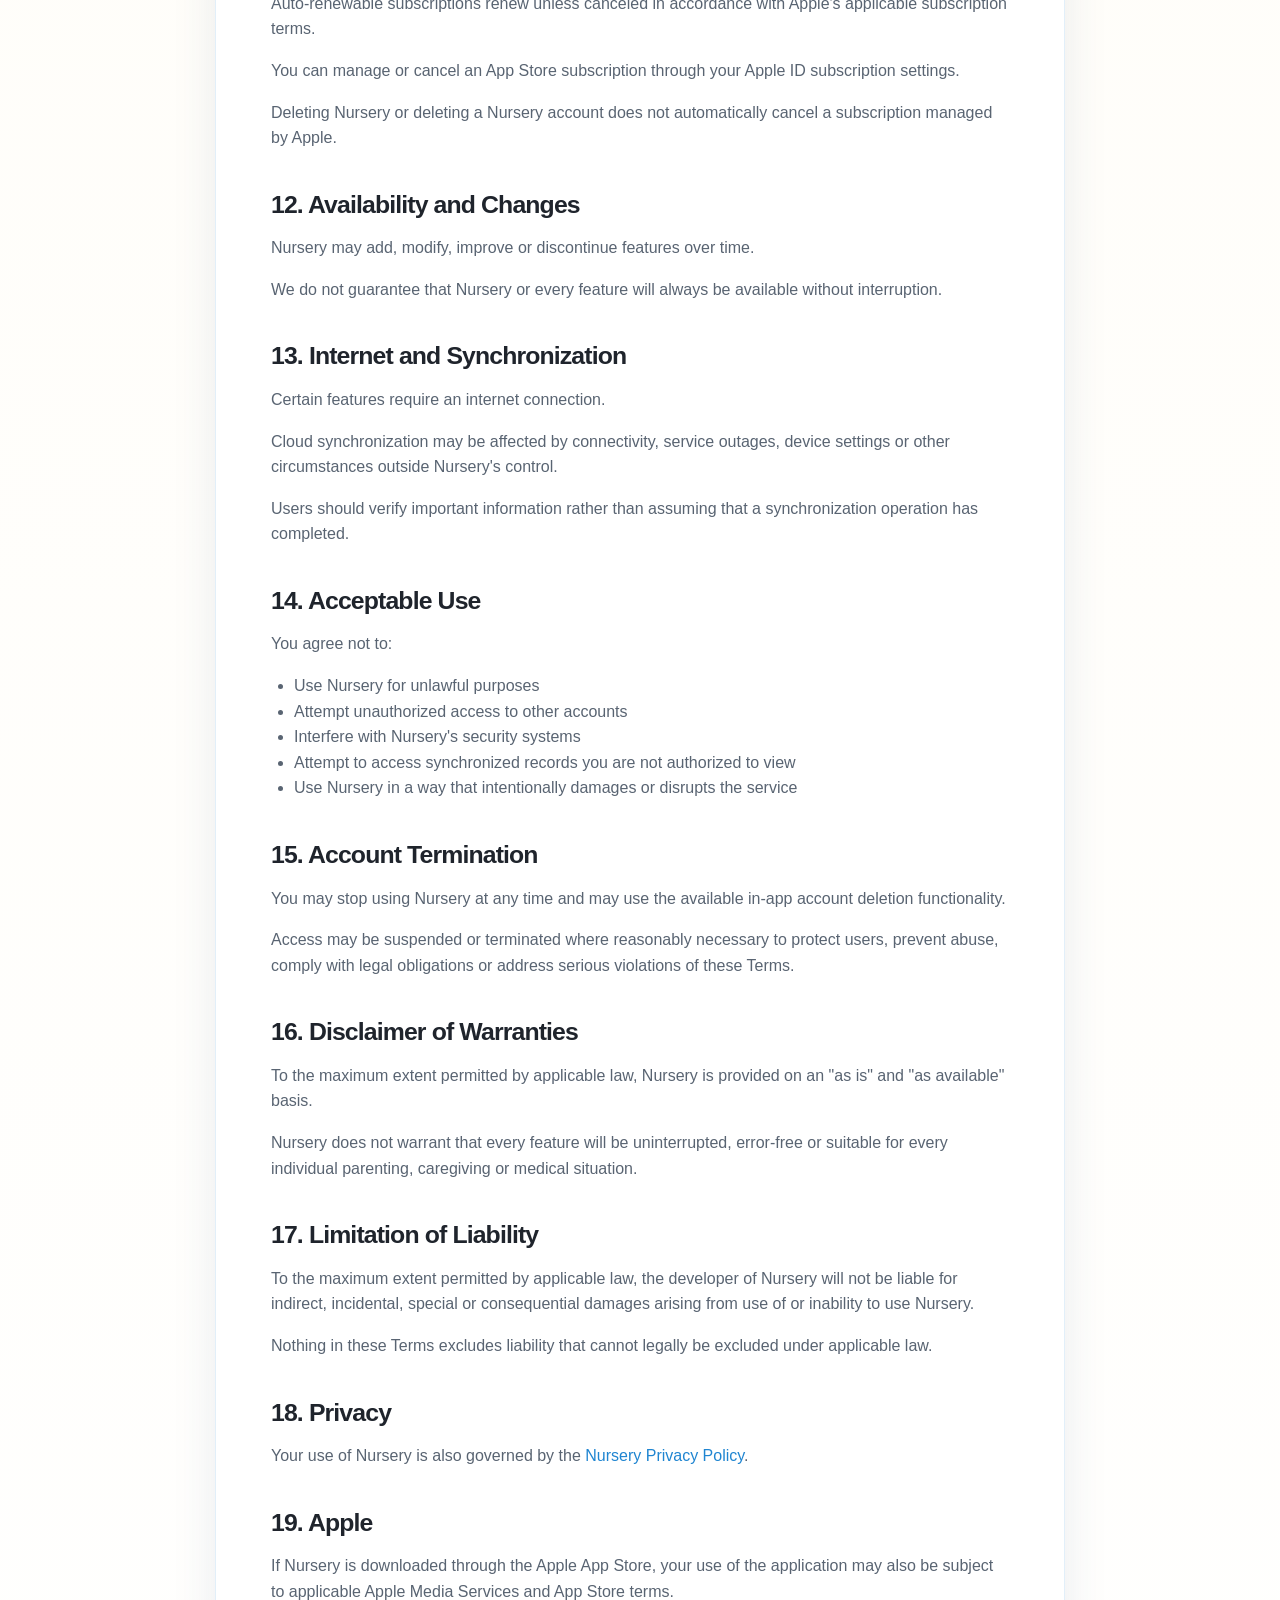
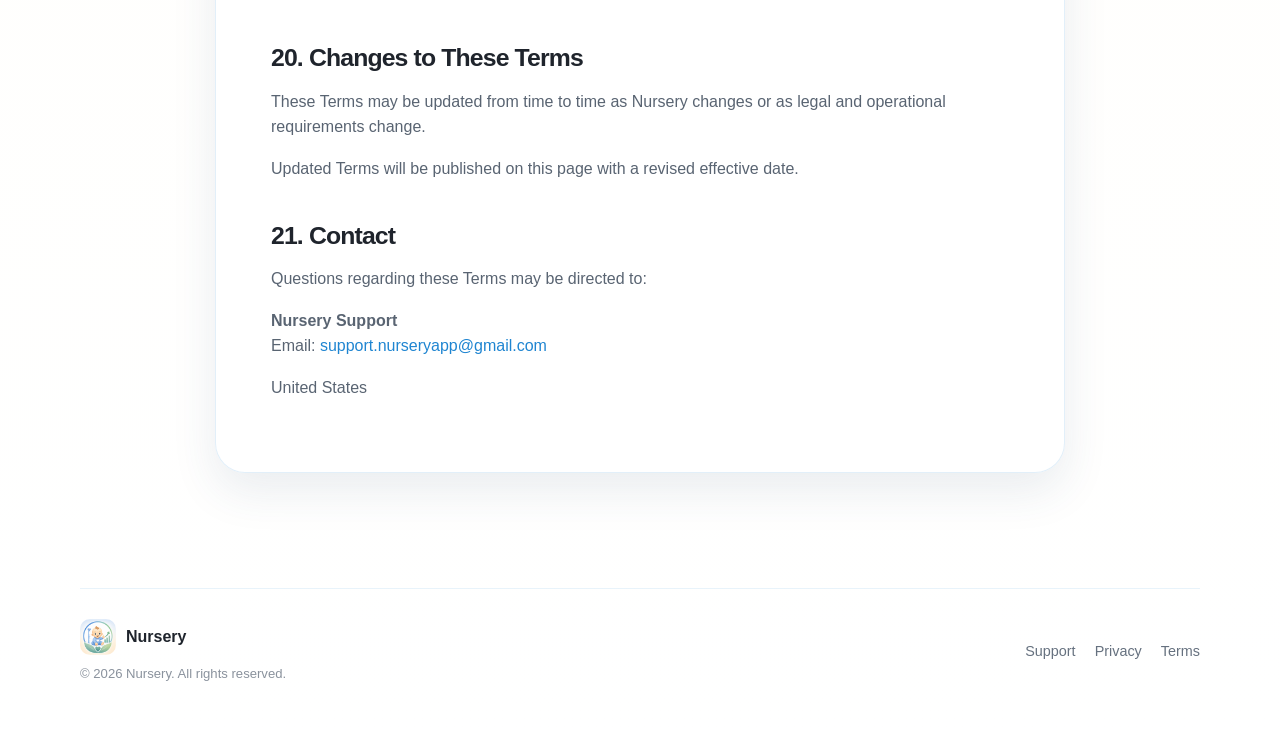
<file: terms.html>
<!DOCTYPE html>
<html lang="en">
<head>
  <meta charset="UTF-8"><meta name="viewport" content="width=device-width, initial-scale=1.0">
  <meta name="description" content="Terms of Use for the Nursery baby tracking application.">
  <title>Nursery Terms of Use</title><link rel="icon" href="nursery-icon.png"><link rel="stylesheet" href="styles.css">
</head>
<body>
<div class="nav-wrap"><nav class="nav"><a class="brand" href="index.html"><img src="nursery-icon.png" alt="Nursery"><span class="brand-name">Nursery</span></a><div class="nav-links"><a href="index.html">Home</a><a href="support.html">Support</a><a href="privacy.html">Privacy</a></div></nav></div>
<main>
<section class="page-hero"><div class="container"><div class="eyebrow">Nursery</div><h1>Terms of Use</h1><p>These Terms of Use govern your use of the Nursery application and related services.</p></div></section>
<div class="container"><div class="legal-card">
<div class="updated">Effective: August 31, 2026</div>
<h2>1. Acceptance of These Terms</h2><p>By downloading, accessing or using Nursery, you agree to these Terms of Use and to the Nursery Privacy Policy.</p><p>If you do not agree to these terms, do not use Nursery.</p>
<h2>2. About Nursery</h2><p>Nursery is an organizational application designed to help parents, guardians and caregivers record and review baby-care information.</p><p>Nursery may include features for feeding, sleep, diaper changes, growth, medicine organization, notes, reminders, predictions, care history, shared caregiving and other related functions.</p>
<h2>3. Nursery Is Not Medical Advice</h2><div class="notice"><strong>Important:</strong> Nursery is not a medical device, healthcare provider or substitute for professional medical judgment.</div><p>Information provided or displayed by Nursery, including growth information, predictions, reminders, milestones, feeding information, summaries and Ask Nursery responses, is provided for organizational and general informational purposes only.</p><p>Nursery does not diagnose medical conditions, determine appropriate treatment, prescribe medication or determine an appropriate medication dose.</p><p>Always follow medication labels and instructions from your pediatrician, pharmacist or other qualified healthcare professional.</p><p>For medical concerns, contact an appropriate healthcare professional. For emergencies, contact appropriate emergency services.</p>
<h2>4. Account Responsibilities</h2><p>You are responsible for:</p><ul><li>Providing accurate account information</li><li>Maintaining the security of your account</li><li>Protecting access to your device</li><li>Activities performed through your account unless caused by a failure of Nursery's systems</li></ul><p>You should notify Nursery Support if you believe your account has been accessed without authorization.</p>
<h2>5. Information You Enter</h2><p>You are responsible for the accuracy and appropriateness of information you enter into Nursery.</p><p>Nursery may display summaries, calculations, trends, predictions or other information based on the records you provide. The usefulness and accuracy of those results may depend on the completeness and accuracy of your entries.</p>
<h2>6. Predictions and Ask Nursery</h2><p>Nursery may analyze care history to estimate likely times, patterns or ranges. Predictions are estimates and are not guarantees of future behavior.</p><p>Ask Nursery may provide summaries or answers based on information stored within Nursery.</p><p>You should not rely on predictions or Ask Nursery for medical, emergency or safety-critical decisions.</p>
<h2>7. Medicine Tracking</h2><p>Medicine features are provided solely to help users record medicines, schedules and completed doses.</p><p>Nursery does not determine:</p><ul><li>Whether a medicine should be given</li><li>Whether a medicine is safe for a particular child</li><li>The correct pediatric dose</li><li>Whether medicines may be combined</li><li>Whether a schedule provided by a user is medically appropriate</li></ul><p>Follow the product label and instructions from a qualified healthcare professional.</p>
<h2>8. Shared Nursery</h2><p>Nursery may permit users to share a Nursery with approved household members or caregivers.</p><p>By inviting another person, you authorize that person to access information made available through the applicable sharing feature.</p><p>You are responsible for sharing access only with people you trust.</p>
<h2>9. Caregiver Access</h2><p>Nursery may allow temporary caregiver sessions or similar limited-access features.</p><p>You are responsible for selecting appropriate caregivers, selecting appropriate access duration and terminating access when it is no longer required.</p>
<h2>10. Nursery Plus</h2><p>Nursery may offer optional paid features under the name <strong>Nursery Plus</strong>.</p><p>Nursery Plus may include additional features such as smart prediction ranges, Shared Nursery functionality, additional profiles, Ask Nursery, search, caregiver tools, feeding insights, medicine schedules and other premium functionality.</p><p>Available premium functionality may change as Nursery is updated.</p>
<h2>11. Subscriptions and Billing</h2><p>Nursery Plus subscriptions purchased through the Apple App Store are billed through your Apple ID.</p><p>Subscription pricing, billing frequency, free trials if offered, renewal terms and applicable taxes are presented through Apple's purchase interface before purchase.</p><p>Auto-renewable subscriptions renew unless canceled in accordance with Apple's applicable subscription terms.</p><p>You can manage or cancel an App Store subscription through your Apple ID subscription settings.</p><p>Deleting Nursery or deleting a Nursery account does not automatically cancel a subscription managed by Apple.</p>
<h2>12. Availability and Changes</h2><p>Nursery may add, modify, improve or discontinue features over time.</p><p>We do not guarantee that Nursery or every feature will always be available without interruption.</p>
<h2>13. Internet and Synchronization</h2><p>Certain features require an internet connection.</p><p>Cloud synchronization may be affected by connectivity, service outages, device settings or other circumstances outside Nursery's control.</p><p>Users should verify important information rather than assuming that a synchronization operation has completed.</p>
<h2>14. Acceptable Use</h2><p>You agree not to:</p><ul><li>Use Nursery for unlawful purposes</li><li>Attempt unauthorized access to other accounts</li><li>Interfere with Nursery's security systems</li><li>Attempt to access synchronized records you are not authorized to view</li><li>Use Nursery in a way that intentionally damages or disrupts the service</li></ul>
<h2>15. Account Termination</h2><p>You may stop using Nursery at any time and may use the available in-app account deletion functionality.</p><p>Access may be suspended or terminated where reasonably necessary to protect users, prevent abuse, comply with legal obligations or address serious violations of these Terms.</p>
<h2>16. Disclaimer of Warranties</h2><p>To the maximum extent permitted by applicable law, Nursery is provided on an "as is" and "as available" basis.</p><p>Nursery does not warrant that every feature will be uninterrupted, error-free or suitable for every individual parenting, caregiving or medical situation.</p>
<h2>17. Limitation of Liability</h2><p>To the maximum extent permitted by applicable law, the developer of Nursery will not be liable for indirect, incidental, special or consequential damages arising from use of or inability to use Nursery.</p><p>Nothing in these Terms excludes liability that cannot legally be excluded under applicable law.</p>
<h2>18. Privacy</h2><p>Your use of Nursery is also governed by the <a href="privacy.html">Nursery Privacy Policy</a>.</p>
<h2>19. Apple</h2><p>If Nursery is downloaded through the Apple App Store, your use of the application may also be subject to applicable Apple Media Services and App Store terms.</p>
<h2>20. Changes to These Terms</h2><p>These Terms may be updated from time to time as Nursery changes or as legal and operational requirements change.</p><p>Updated Terms will be published on this page with a revised effective date.</p>
<h2>21. Contact</h2><p>Questions regarding these Terms may be directed to:</p><p><strong>Nursery Support</strong><br>Email: <a href="mailto:support.nurseryapp@gmail.com">support.nurseryapp@gmail.com</a></p><p>United States</p>
</div></div>
</main>
<footer><div class="footer-inner"><div><a class="footer-brand" href="index.html"><img src="nursery-icon.png" alt="">Nursery</a><div class="copyright">© 2026 Nursery. All rights reserved.</div></div><div class="footer-links"><a href="support.html">Support</a><a href="privacy.html">Privacy</a><a href="terms.html">Terms</a></div></div></footer>
</body></html>
</file>
<file: styles.css>
:root {
    --blue: #1f85d1;
    --blue-dark: #1569a8;
    --baby-blue: #ade0ff;
    --blue-soft: #eaf6ff;
    --green: #57a97f;
    --green-dark: #398562;
    --green-soft: #e9f7ef;
    --cream: #fff5db;
    --cream-light: #fffaf0;
    --text: #1f242c;
    --text-soft: #66717f;
    --white: #ffffff;
    --border: rgba(31, 133, 209, 0.13);
    --shadow: 0 18px 45px rgba(46, 82, 110, 0.10);
    --shadow-small: 0 8px 24px rgba(46, 82, 110, 0.08);
    --radius: 26px;
}
* { box-sizing: border-box; }
html { scroll-behavior: smooth; }
body {
    margin: 0;
    font-family: -apple-system, BlinkMacSystemFont, "SF Pro Display", "SF Pro Text", "Segoe UI", sans-serif;
    color: var(--text);
    background:
        radial-gradient(circle at 8% 0%, rgba(173,224,255,.45), transparent 30%),
        radial-gradient(circle at 94% 9%, rgba(178,226,196,.35), transparent 29%),
        linear-gradient(180deg, #ffffff 0%, #fffdf8 45%, #ffffff 100%);
    line-height: 1.6;
    -webkit-font-smoothing: antialiased;
}
a { color: var(--blue); text-decoration: none; }
a:hover { color: var(--blue-dark); }
img { max-width: 100%; }

.nav-wrap {
    position: sticky; top: 0; z-index: 100; padding: 14px 20px;
    backdrop-filter: blur(18px); -webkit-backdrop-filter: blur(18px);
    background: rgba(255,255,255,.83);
    border-bottom: 1px solid rgba(31,133,209,.08);
}
.nav {
    width: min(1180px, 100%); margin: auto;
    display: flex; align-items: center; justify-content: space-between; gap: 20px;
}
.brand { display: flex; align-items: center; gap: 11px; color: var(--text); font-weight: 760; letter-spacing: -.02em; }
.brand:hover { color: var(--text); }
.brand img { width: 42px; height: 42px; border-radius: 11px; object-fit: cover; box-shadow: var(--shadow-small); }
.brand-name { font-size: 1.08rem; }
.nav-links { display: flex; align-items: center; gap: 26px; }
.nav-links a { color: #48515d; font-size: .95rem; font-weight: 570; }
.nav-links a:hover { color: var(--blue); }
.nav-button {
    padding: 10px 17px; border-radius: 999px; background: var(--blue); color: #fff !important;
    box-shadow: 0 6px 16px rgba(31,133,209,.24);
}
.container { width: min(1120px, calc(100% - 40px)); margin: auto; }
.section { padding: 96px 0; }
.section-small { padding: 70px 0; }
.section-title { max-width: 740px; margin: 0 auto 48px; text-align: center; }
.eyebrow {
    display: inline-flex; align-items: center; gap: 7px; padding: 7px 12px; margin-bottom: 17px;
    border-radius: 999px; background: var(--blue-soft); color: var(--blue-dark);
    font-size: .82rem; font-weight: 720; letter-spacing: .02em;
}
h1,h2,h3,h4 { line-height: 1.15; letter-spacing: -.035em; }
h1 { font-size: clamp(3rem, 7vw, 5.8rem); margin: 0; }
h2 { margin: 0 0 14px; font-size: clamp(2rem, 4vw, 3.2rem); }
h3 { margin: 0 0 10px; }
p { color: var(--text-soft); }

.hero { padding: 86px 0 80px; overflow: hidden; }
.hero-grid { display: grid; grid-template-columns: 1.05fr .95fr; align-items: center; gap: 70px; }
.hero h1 span {
    background: linear-gradient(110deg, var(--blue) 10%, #539bd1 45%, var(--green) 90%);
    -webkit-background-clip: text; background-clip: text; color: transparent;
}
.hero-text { max-width: 650px; margin: 24px 0 29px; font-size: clamp(1.08rem, 2vw, 1.27rem); line-height: 1.65; }
.hero-actions { display: flex; gap: 13px; flex-wrap: wrap; }
.button {
    display: inline-flex; align-items: center; justify-content: center; gap: 9px;
    min-height: 51px; padding: 0 22px; border-radius: 15px; border: 1px solid transparent;
    font-weight: 680; transition: all .2s ease;
}
.button-primary { background: var(--blue); color: white; box-shadow: 0 12px 24px rgba(31,133,209,.24); }
.button-primary:hover { background: var(--blue-dark); color: white; transform: translateY(-1px); }
.button-secondary { background: rgba(255,255,255,.8); border-color: rgba(31,133,209,.15); color: var(--text); }
.hero-art { position: relative; display: flex; justify-content: center; }
.hero-art::before {
    content:""; position:absolute; width:480px; height:480px; max-width:100%; top:50%; left:50%;
    transform:translate(-50%,-50%); border-radius:50%;
    background: radial-gradient(circle, rgba(173,224,255,.55) 0%, rgba(178,226,196,.28) 51%, transparent 72%);
    filter: blur(4px);
}
.hero-icon-card {
    width:min(440px,90%); position:relative; z-index:2; padding:20px; border-radius:38px;
    background:rgba(255,255,255,.64); border:1px solid rgba(255,255,255,.8);
    backdrop-filter:blur(12px); -webkit-backdrop-filter:blur(12px);
    box-shadow:0 30px 70px rgba(51,97,127,.18);
}
.hero-icon-card img { width:100%; display:block; border-radius:27px; }
.trust-row { display:flex; gap:25px; flex-wrap:wrap; margin-top:31px; color:#6d7681; font-size:.9rem; }
.trust-item { display:flex; gap:7px; align-items:center; }
.trust-check { color: var(--green-dark); font-weight: 900; }

.feature-grid { display:grid; grid-template-columns:repeat(3,1fr); gap:19px; }
.feature-card {
    padding:27px; border-radius:var(--radius); background:rgba(255,255,255,.77);
    border:1px solid var(--border); box-shadow:var(--shadow-small);
    transition: transform .2s ease, box-shadow .2s ease;
}
.feature-card:hover { transform: translateY(-4px); box-shadow: var(--shadow); }
.feature-icon {
    width:48px; height:48px; display:grid; place-items:center; margin-bottom:20px; border-radius:15px;
    background:linear-gradient(145deg,var(--blue-soft),var(--green-soft)); font-size:1.45rem;
}
.feature-card h3 { font-size:1.2rem; }
.feature-card p { margin:0; font-size:.97rem; }

.plus-panel {
    position:relative; overflow:hidden; padding:55px; border-radius:38px;
    background:
        radial-gradient(circle at 100% 0%, rgba(173,224,255,.5), transparent 42%),
        radial-gradient(circle at 0% 100%, rgba(177,225,194,.45), transparent 40%),
        #ffffff;
    border:1px solid rgba(31,133,209,.15); box-shadow:var(--shadow);
}
.plus-grid { display:grid; grid-template-columns:1fr 1fr; gap:55px; align-items:center; }
.plus-badge { display:inline-block; padding:6px 11px; border-radius:9px; background:var(--blue); color:white; font-weight:800; font-size:.82rem; }
.plus-list { display:grid; grid-template-columns:1fr 1fr; gap:13px; }
.plus-item {
    padding:16px; background:rgba(255,255,255,.8); border:1px solid rgba(31,133,209,.12);
    border-radius:15px; font-size:.92rem; font-weight:580;
}
.privacy-strip {
    background: linear-gradient(125deg, rgba(234,246,255,.92), rgba(233,247,239,.92));
    border-top:1px solid rgba(31,133,209,.08); border-bottom:1px solid rgba(31,133,209,.08);
}
.privacy-grid { display:grid; grid-template-columns:.8fr 1.2fr; gap:50px; align-items:center; }
.privacy-symbol {
    width:140px; height:140px; margin:auto; display:grid; place-items:center; border-radius:35px;
    background:white; box-shadow:var(--shadow); font-size:4rem;
}
.cta {
    text-align:center; padding:67px 28px; border-radius:38px;
    background:linear-gradient(135deg,#f0f9ff 0%,#fff8e8 50%,#edf9f1 100%);
    border:1px solid rgba(31,133,209,.12);
}
.cta p { max-width:620px; margin:13px auto 25px; }

.page-hero { padding:75px 0 44px; text-align:center; }
.page-hero h1 { font-size:clamp(2.5rem,5vw,4.3rem); }
.page-hero p { max-width:680px; margin:17px auto 0; }
.legal-card {
    max-width:850px; margin:0 auto 70px; padding:clamp(26px,5vw,55px); border-radius:30px;
    background:rgba(255,255,255,.88); border:1px solid var(--border); box-shadow:var(--shadow);
}
.legal-card h2 { margin-top:40px; font-size:1.55rem; }
.legal-card h2:first-child { margin-top:0; }
.legal-card h3 { margin-top:30px; font-size:1.1rem; }
.legal-card p,.legal-card li { color:#596472; }
.legal-card ul { padding-left:23px; }
.updated {
    margin-bottom:30px; padding:12px 15px; border-radius:12px; background:var(--blue-soft);
    color:var(--blue-dark); font-size:.91rem; font-weight:600;
}
.notice {
    margin:25px 0; padding:18px 19px; border-radius:15px; background:var(--cream-light); border:1px solid #f2e3bc;
}
.support-grid { display:grid; grid-template-columns:repeat(2,1fr); gap:18px; }
.support-card { padding:25px; background:white; border:1px solid var(--border); border-radius:21px; box-shadow:var(--shadow-small); }
.support-card p:last-child { margin-bottom:0; }
.support-card-icon { font-size:1.8rem; margin-bottom:10px; }

footer { padding:45px 20px 55px; }
.footer-inner {
    width:min(1120px,100%); margin:auto; display:flex; align-items:center; justify-content:space-between; gap:30px;
    border-top:1px solid rgba(31,133,209,.1); padding-top:30px;
}
.footer-brand { display:flex; align-items:center; gap:10px; color:var(--text); font-weight:680; }
.footer-brand img { width:36px; height:36px; border-radius:10px; }
.footer-links { display:flex; flex-wrap:wrap; gap:19px; }
.footer-links a { color:var(--text-soft); font-size:.9rem; }
.copyright { margin-top:8px; color:#8a929d; font-size:.82rem; }

@media (max-width: 900px) {
    .hero-grid,.plus-grid,.privacy-grid { grid-template-columns:1fr; }
    .hero { padding-top:55px; }
    .hero-copy { text-align:center; }
    .hero-text { margin-left:auto; margin-right:auto; }
    .hero-actions,.trust-row { justify-content:center; }
    .hero-art { margin-top:20px; }
    .feature-grid { grid-template-columns:repeat(2,1fr); }
    .plus-panel { padding:38px 28px; }
    .privacy-grid { text-align:center; }
}
@media (max-width:670px) {
    .nav-links a:not(.nav-button) { display:none; }
    .brand-name { font-size:1rem; }
    .section { padding:70px 0; }
    .feature-grid,.plus-list,.support-grid { grid-template-columns:1fr; }
    .hero { padding-top:45px; }
    h1 { font-size:3.1rem; }
    .hero-icon-card { width:min(360px,95%); padding:14px; border-radius:30px; }
    .hero-icon-card img { border-radius:21px; }
    .footer-inner { flex-direction:column; text-align:center; }
    .footer-links { justify-content:center; }
}
</file>
